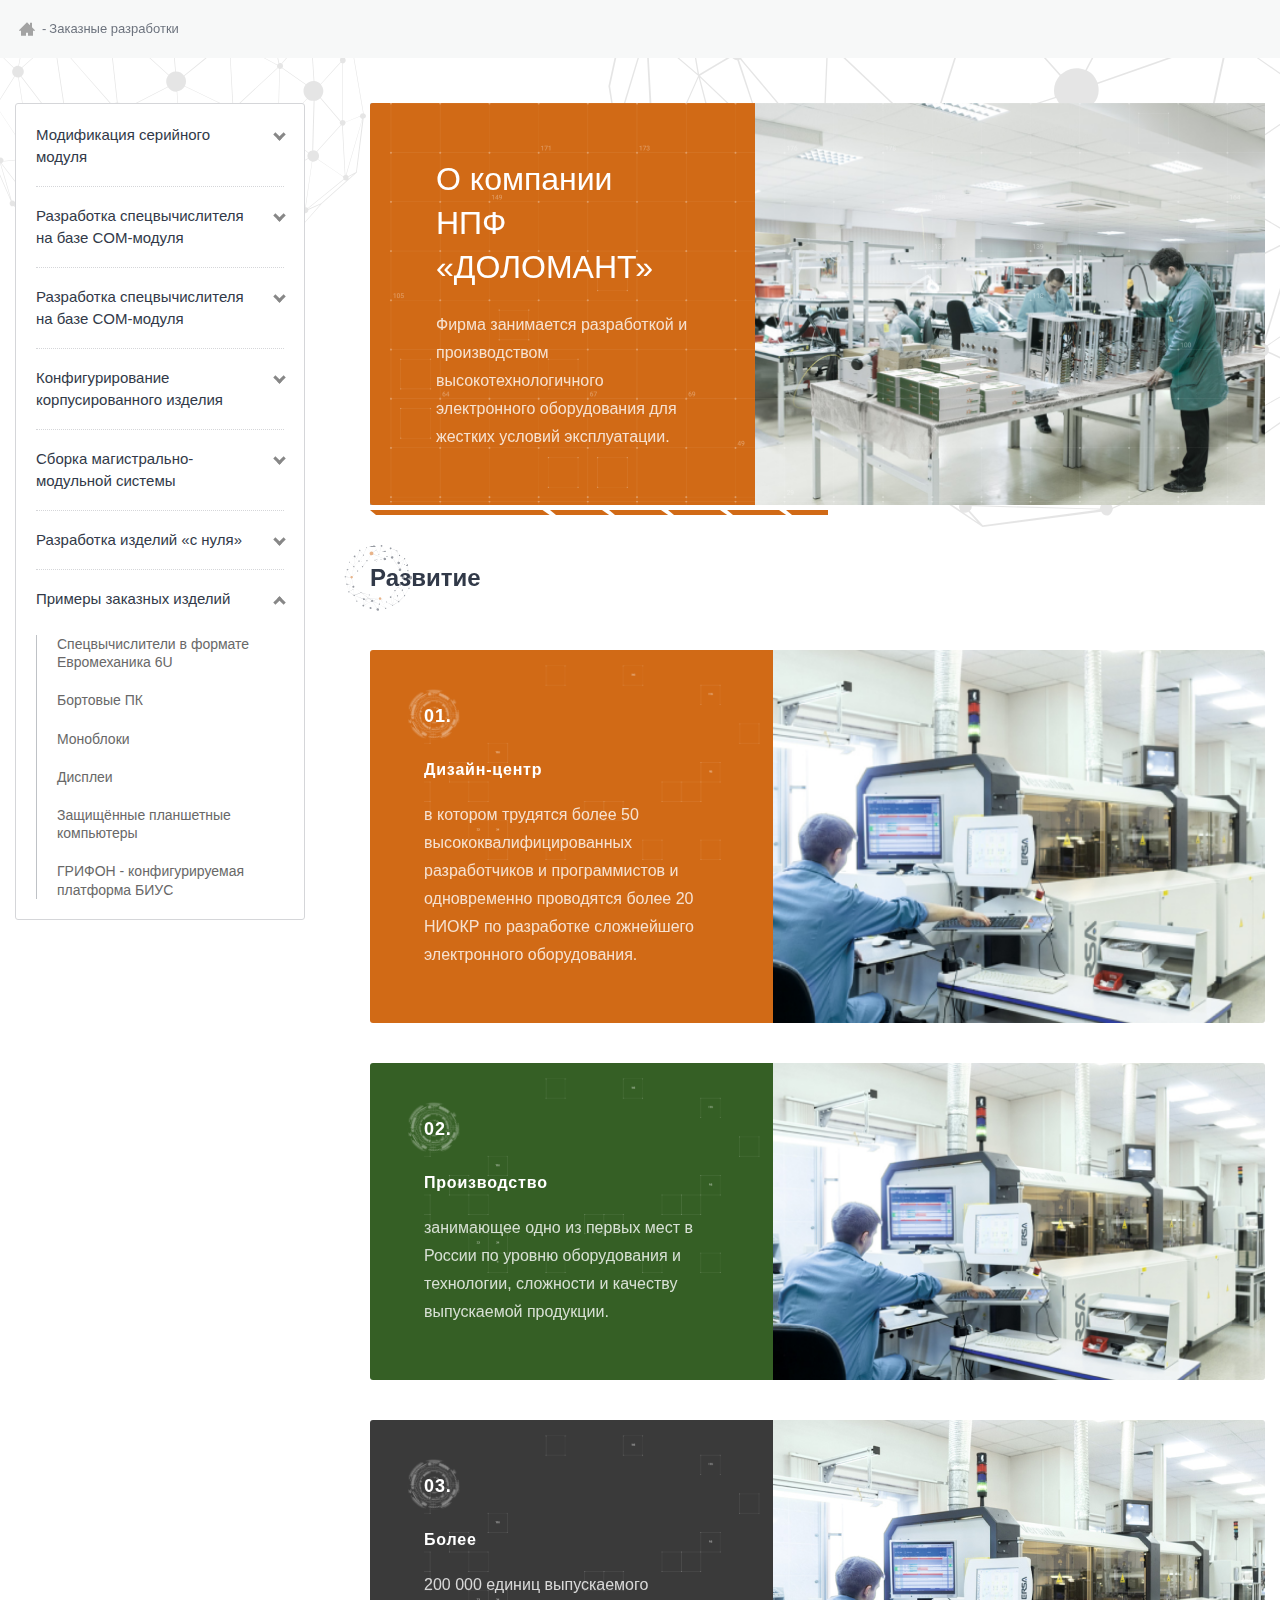
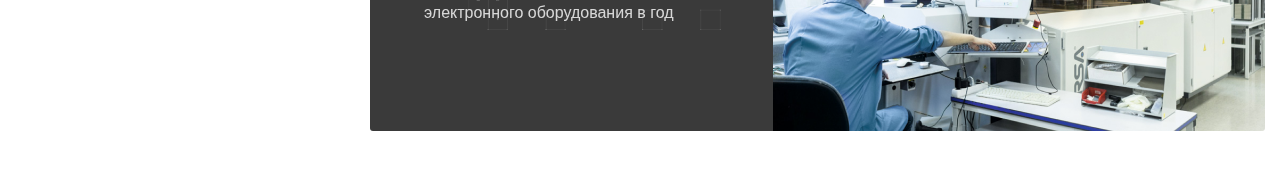
<file: abount.html>
<!DOCTYPE html>
<html lang="ru-RU">
  <head>
    <meta charset="utf-8">
    <title></title><!--[if IE]>
    <meta http-equiv="X-UA-Compatible" content="IE = edge"><![endif]-->
    <meta name="viewport" content="width=device-width,initial-scale=1">
    <meta name="keywords" content="">
    <link rel="stylesheet" type="text/css" href="static/css/main.css"><!--[if lt IE 9]>
    <script src="http://cdnjs.cloudflare.com/ajax/libs/html5shiv/3.7.2/html5shiv.min.js"></script><![endif]-->
  </head>
  <body>
    <div class="wrapper">
      <div class="content">
        <div class="sfera-one"></div>
        <div class="sfera-two"></div>
        <div class="breadCrumbs">
          <div class="container">
            <ul class="breadCrumbs__list">
              <li class="breadCrumbs__list--item"><a class="breadCrumbs__item--linkHome" href="#">
                  <div class="item__linkHome--wrapper"><svg width="16" height="16" viewBox="0 0 16 16" fill="none" xmlns="http://www.w3.org/2000/svg">
<path class="home__icon" d="M16 9.25L13 6.25V1.75H11V4.25L8 1.25L0 9.25V9.75H2V14.75H7V11.75H9V14.75H14V9.75H16V9.25Z" fill="#A3A3A3"/>
</svg>

                  </div></a></li>
              <li class="breadCrumbs__list--item"><a class="breadCrumbs__item--link breadCrumbs__item--linkActive" href="#"><span>-</span>Заказные разработки</a></li>
            </ul>
          </div>
        </div>
        <div class="container">
          <div class="row">
            <div class="col-xl-3 col-lg-3 col-md-3">
              <aside class="auxiliary__menu">
                <nav class="auxiliary__menu--nav">
                  <ul class="auxiliary__list">
                    <li class="auxiliary__list--item">
                      <input class="auxiliary__item--checked" type="checkbox" checked=""><i class="auxiliary__item--arrow"></i><a class="auxiliary__item--title" href="#">Модификация серийного модуля </a>
                      <ul class="auxiliary__listSt2">
                        <li class="auxiliary__listSt2--item"><a class="auxiliary__listSt2--link" href="#">Тестовый текст</a></li>
                        <li class="auxiliary__listSt2--item"><a class="auxiliary__listSt2--link" href="#">Тестовый текст</a></li>
                        <li class="auxiliary__listSt2--item"><a class="auxiliary__listSt2--link" href="#">Тестовый текст</a></li>
                      </ul>
                    </li>
                    <li class="auxiliary__list--item">
                      <input class="auxiliary__item--checked" type="checkbox" checked=""><i class="auxiliary__item--arrow"></i><a class="auxiliary__item--title" href="">Разработка спецвычислителя на базе COM-модуля</a>
                      <ul class="auxiliary__listSt2">
                        <li class="auxiliary__listSt2--item"><a class="auxiliary__listSt2--link" href="#">Тестовый текст</a></li>
                        <li class="auxiliary__listSt2--item"><a class="auxiliary__listSt2--link" href="#">Тестовый текст</a></li>
                        <li class="auxiliary__listSt2--item"><a class="auxiliary__listSt2--link" href="#">Тестовый текст</a></li>
                      </ul>
                    </li>
                    <li class="auxiliary__list--item">
                      <input class="auxiliary__item--checked" type="checkbox" checked=""><i class="auxiliary__item--arrow"></i><a class="auxiliary__item--title" href="">Разработка спецвычислителя на базе COM-модуля</a>
                      <ul class="auxiliary__listSt2">
                        <li class="auxiliary__listSt2--item"><a class="auxiliary__listSt2--link" href="#">Тестовый текст</a></li>
                        <li class="auxiliary__listSt2--item"><a class="auxiliary__listSt2--link" href="#">Тестовый текст</a></li>
                        <li class="auxiliary__listSt2--item"><a class="auxiliary__listSt2--link" href="#">Тестовый текст</a></li>
                      </ul>
                    </li>
                    <li class="auxiliary__list--item">
                      <input class="auxiliary__item--checked" type="checkbox" checked=""><i class="auxiliary__item--arrow"></i><a class="auxiliary__item--title" href="">Конфигурирование корпусированного изделия</a>
                      <ul class="auxiliary__listSt2">
                        <li class="auxiliary__listSt2--item"><a class="auxiliary__listSt2--link" href="#">Тестовый текст</a></li>
                        <li class="auxiliary__listSt2--item"><a class="auxiliary__listSt2--link" href="#">Тестовый текст</a></li>
                        <li class="auxiliary__listSt2--item"><a class="auxiliary__listSt2--link" href="#">Тестовый текст</a></li>
                        <li class="auxiliary__listSt2--item"><a class="auxiliary__listSt2--link" href="#">Тестовый текст</a></li>
                      </ul>
                    </li>
                    <li class="auxiliary__list--item">
                      <input class="auxiliary__item--checked" type="checkbox" checked=""><i class="auxiliary__item--arrow"></i><a class="auxiliary__item--title" href="">Сборка магистрально-модульной системы </a>
                      <ul class="auxiliary__listSt2">
                        <li class="auxiliary__listSt2--item"><a class="auxiliary__listSt2--link" href="#">Тестовый текст</a></li>
                        <li class="auxiliary__listSt2--item"><a class="auxiliary__listSt2--link" href="#">Тестовый текст</a></li>
                        <li class="auxiliary__listSt2--item"><a class="auxiliary__listSt2--link" href="#">Тестовый текст</a></li>
                        <li class="auxiliary__listSt2--item"><a class="auxiliary__listSt2--link" href="#">Тестовый текст</a></li>
                      </ul>
                    </li>
                    <li class="auxiliary__list--item">
                      <input class="auxiliary__item--checked" type="checkbox" checked=""><i class="auxiliary__item--arrow"></i><a class="auxiliary__item--title" href="">Разработка изделий «с нуля» </a>
                      <ul class="auxiliary__listSt2">
                        <li class="auxiliary__listSt2--item"><a class="auxiliary__listSt2--link" href="#">Тестовый текст</a></li>
                        <li class="auxiliary__listSt2--item"><a class="auxiliary__listSt2--link" href="#">Тестовый текст</a></li>
                        <li class="auxiliary__listSt2--item"><a class="auxiliary__listSt2--link" href="#">Тестовый текст</a></li>
                        <li class="auxiliary__listSt2--item"><a class="auxiliary__listSt2--link" href="#">Тестовый текст</a></li>
                      </ul>
                    </li>
                    <li class="auxiliary__list--item">
                      <input class="auxiliary__item--checked" type="checkbox"><i class="auxiliary__item--arrow"></i><a class="auxiliary__item--title" href="sample_custom_products.html">Примеры заказных изделий</a>
                      <ul class="auxiliary__listSt2">
                        <li class="auxiliary__listSt2--item"><a class="auxiliary__listSt2--link" href="Special calculators in Euromechanics 6U format.html">Спецвычислители в формате Евромеханика 6U</a></li>
                        <li class="auxiliary__listSt2--item"><a class="auxiliary__listSt2--link" href="#">Бортовые ПК</a></li>
                        <li class="auxiliary__listSt2--item"><a class="auxiliary__listSt2--link" href="#">Моноблоки</a></li>
                        <li class="auxiliary__listSt2--item"><a class="auxiliary__listSt2--link" href="#">Дисплеи</a></li>
                        <li class="auxiliary__listSt2--item"><a class="auxiliary__listSt2--link" href="">Защищённые планшетные компьютеры</a></li>
                        <li class="auxiliary__listSt2--item"><a class="auxiliary__listSt2--link" href="">ГРИФОН - конфигурируемая платформа БИУС</a></li>
                      </ul>
                    </li>
                  </ul>
                </nav>
              </aside>
            </div>
            <div class="col-xl-9 contant__right">
              <section class="abountDolomant">
                <div class="abountDolomant__info">
                  <div class="abountDolomant__info--title">О компании НПФ «ДОЛОМАНТ»</div>
                  <div class="abountDolomant__info--description">Фирма занимается разработкой и производством высокотехнологичного электронного оборудования для жестких условий эксплуатации.</div>
                </div>
                <div class="abountDolomant__wrapper"><img class="abountDolomant__wrapper--img" src="./static/img/general/img-abount.png" alt=""></div>
              </section>
              <div class="title__internal">Развитие</div>
              <section class="activityOfTheCompany">
                <ul class="activityOfTheCompany__list">
                  <li class="activityOfTheCompany__list--item">
                    <div class="activityOfTheCompany__item--info">
                      <div class="activityOfTheCompany__info--count">01.</div>
                      <div class="activityOfTheCompany__info--text">Дизайн-центр</div>
                      <div class="activityOfTheCompany__info--description">в котором трудятся более 50 высококвалифицированных разработчиков и программистов и одновременно проводятся более 20 НИОКР по разработке сложнейшего электронного оборудования.</div>
                    </div>
                    <div class="activityOfTheCompany__item--wrapper"><img class="activityOfTheCompany__wrapper--img" src="./static/img/general/activytyCompany-img-1.png" alt=""></div>
                  </li>
                  <li class="activityOfTheCompany__list--item">
                    <div class="activityOfTheCompany__item--info info__green"> 
                      <div class="activityOfTheCompany__info--count">02.</div>
                      <div class="activityOfTheCompany__info--text">Производство</div>
                      <div class="activityOfTheCompany__info--description">занимающее одно из первых мест в России по уровню оборудования и технологии, сложности и качеству выпускаемой продукции.</div>
                    </div>
                    <div class="activityOfTheCompany__item--wrapper"><img class="activityOfTheCompany__wrapper--img" src="./static/img/general/activytyCompany-img-1.png" alt=""></div>
                  </li>
                  <li class="activityOfTheCompany__list--item">
                    <div class="activityOfTheCompany__item--info info__black">
                      <div class="activityOfTheCompany__info--count">03.</div>
                      <div class="activityOfTheCompany__info--text">Более</div>
                      <div class="activityOfTheCompany__info--description">200 000 единиц выпускаемого электронного оборудования в год</div>
                    </div>
                    <div class="activityOfTheCompany__item--wrapper"><img class="activityOfTheCompany__wrapper--img" src="./static/img/general/activytyCompany-img-1.png" alt=""></div>
                  </li>
                </ul>
              </section>
            </div>
          </div>
        </div>
      </div>
    </div>
    <script src="static/js/jquery.js"></script>
    <script src="static/js/owl.carousel.min.js"></script>
    <script src="static/js/jquery.fancybox.min.js"></script>
    <script src="static/js/libs.min.js"></script>
    <script src="static/js/main.js"></script>
  </body>
</html>
</file>
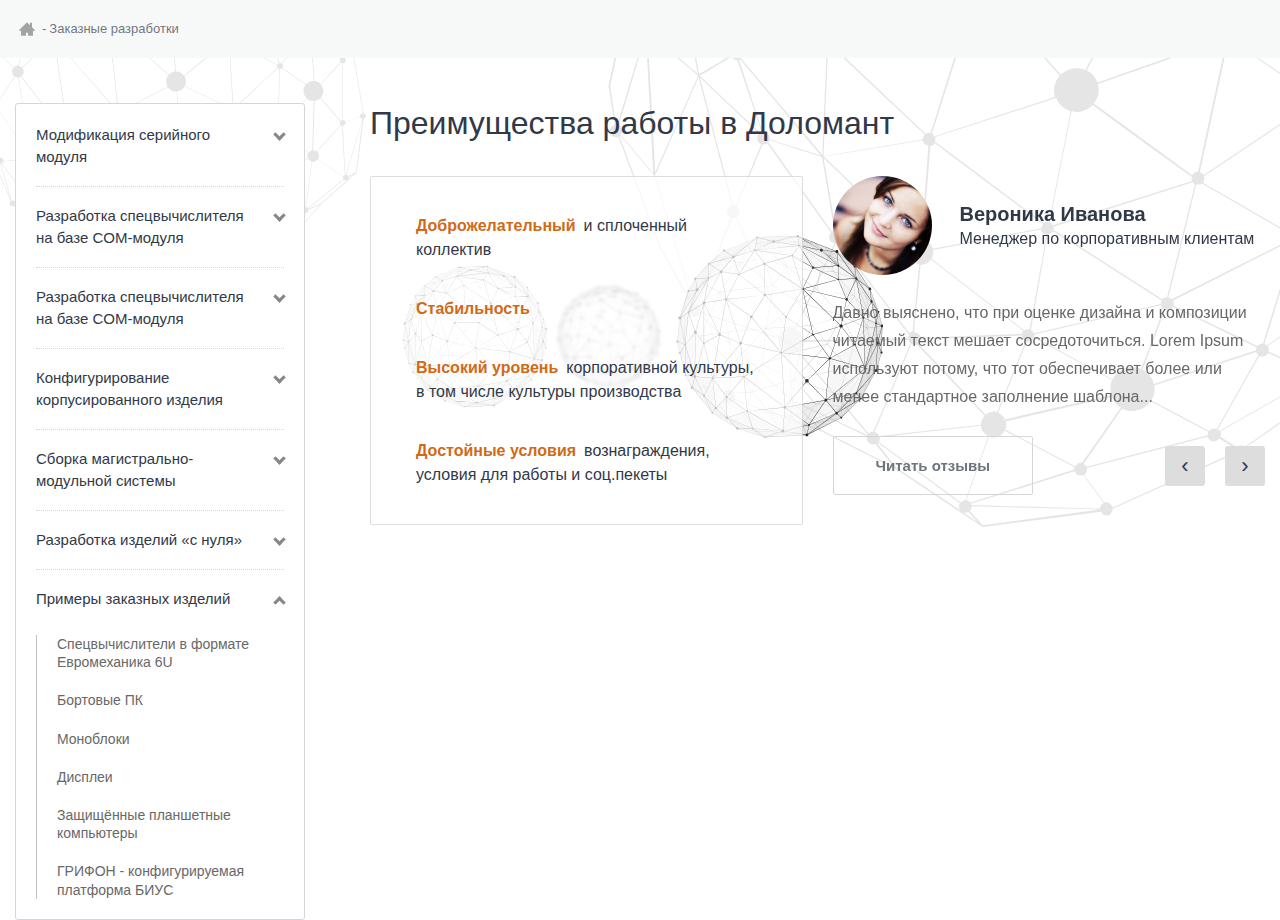
<file: advantages of working in Dolomant.html>
<!DOCTYPE html>
<html lang="ru-RU">
  <head>
    <meta charset="utf-8">
    <title></title><!--[if IE]>
    <meta http-equiv="X-UA-Compatible" content="IE = edge"><![endif]-->
    <meta name="viewport" content="width=device-width,initial-scale=1">
    <meta name="keywords" content="">
    <link rel="stylesheet" type="text/css" href="static/css/main.css"><!--[if lt IE 9]>
    <script src="http://cdnjs.cloudflare.com/ajax/libs/html5shiv/3.7.2/html5shiv.min.js"></script><![endif]-->
  </head>
  <body>
    <div class="wrapper">
      <div class="content">
        <div class="sfera-one"></div>
        <div class="sfera-two"></div>
        <div class="breadCrumbs">
          <div class="container">
            <ul class="breadCrumbs__list">
              <li class="breadCrumbs__list--item"><a class="breadCrumbs__item--linkHome" href="#">
                  <div class="item__linkHome--wrapper"><svg width="16" height="16" viewBox="0 0 16 16" fill="none" xmlns="http://www.w3.org/2000/svg">
<path class="home__icon" d="M16 9.25L13 6.25V1.75H11V4.25L8 1.25L0 9.25V9.75H2V14.75H7V11.75H9V14.75H14V9.75H16V9.25Z" fill="#A3A3A3"/>
</svg>

                  </div></a></li>
              <li class="breadCrumbs__list--item"><a class="breadCrumbs__item--link breadCrumbs__item--linkActive" href="#"><span>-</span>Заказные разработки</a></li>
            </ul>
          </div>
        </div>
        <div class="container">
          <div class="row">
            <div class="col-xl-3 col-lg-3 col-md-3">
              <aside class="auxiliary__menu">
                <nav class="auxiliary__menu--nav">
                  <ul class="auxiliary__list">
                    <li class="auxiliary__list--item">
                      <input class="auxiliary__item--checked" type="checkbox" checked=""><i class="auxiliary__item--arrow"></i><a class="auxiliary__item--title" href="#">Модификация серийного модуля </a>
                      <ul class="auxiliary__listSt2">
                        <li class="auxiliary__listSt2--item"><a class="auxiliary__listSt2--link" href="#">Тестовый текст</a></li>
                        <li class="auxiliary__listSt2--item"><a class="auxiliary__listSt2--link" href="#">Тестовый текст</a></li>
                        <li class="auxiliary__listSt2--item"><a class="auxiliary__listSt2--link" href="#">Тестовый текст</a></li>
                      </ul>
                    </li>
                    <li class="auxiliary__list--item">
                      <input class="auxiliary__item--checked" type="checkbox" checked=""><i class="auxiliary__item--arrow"></i><a class="auxiliary__item--title" href="">Разработка спецвычислителя на базе COM-модуля</a>
                      <ul class="auxiliary__listSt2">
                        <li class="auxiliary__listSt2--item"><a class="auxiliary__listSt2--link" href="#">Тестовый текст</a></li>
                        <li class="auxiliary__listSt2--item"><a class="auxiliary__listSt2--link" href="#">Тестовый текст</a></li>
                        <li class="auxiliary__listSt2--item"><a class="auxiliary__listSt2--link" href="#">Тестовый текст</a></li>
                      </ul>
                    </li>
                    <li class="auxiliary__list--item">
                      <input class="auxiliary__item--checked" type="checkbox" checked=""><i class="auxiliary__item--arrow"></i><a class="auxiliary__item--title" href="">Разработка спецвычислителя на базе COM-модуля</a>
                      <ul class="auxiliary__listSt2">
                        <li class="auxiliary__listSt2--item"><a class="auxiliary__listSt2--link" href="#">Тестовый текст</a></li>
                        <li class="auxiliary__listSt2--item"><a class="auxiliary__listSt2--link" href="#">Тестовый текст</a></li>
                        <li class="auxiliary__listSt2--item"><a class="auxiliary__listSt2--link" href="#">Тестовый текст</a></li>
                      </ul>
                    </li>
                    <li class="auxiliary__list--item">
                      <input class="auxiliary__item--checked" type="checkbox" checked=""><i class="auxiliary__item--arrow"></i><a class="auxiliary__item--title" href="">Конфигурирование корпусированного изделия</a>
                      <ul class="auxiliary__listSt2">
                        <li class="auxiliary__listSt2--item"><a class="auxiliary__listSt2--link" href="#">Тестовый текст</a></li>
                        <li class="auxiliary__listSt2--item"><a class="auxiliary__listSt2--link" href="#">Тестовый текст</a></li>
                        <li class="auxiliary__listSt2--item"><a class="auxiliary__listSt2--link" href="#">Тестовый текст</a></li>
                        <li class="auxiliary__listSt2--item"><a class="auxiliary__listSt2--link" href="#">Тестовый текст</a></li>
                      </ul>
                    </li>
                    <li class="auxiliary__list--item">
                      <input class="auxiliary__item--checked" type="checkbox" checked=""><i class="auxiliary__item--arrow"></i><a class="auxiliary__item--title" href="">Сборка магистрально-модульной системы </a>
                      <ul class="auxiliary__listSt2">
                        <li class="auxiliary__listSt2--item"><a class="auxiliary__listSt2--link" href="#">Тестовый текст</a></li>
                        <li class="auxiliary__listSt2--item"><a class="auxiliary__listSt2--link" href="#">Тестовый текст</a></li>
                        <li class="auxiliary__listSt2--item"><a class="auxiliary__listSt2--link" href="#">Тестовый текст</a></li>
                        <li class="auxiliary__listSt2--item"><a class="auxiliary__listSt2--link" href="#">Тестовый текст</a></li>
                      </ul>
                    </li>
                    <li class="auxiliary__list--item">
                      <input class="auxiliary__item--checked" type="checkbox" checked=""><i class="auxiliary__item--arrow"></i><a class="auxiliary__item--title" href="">Разработка изделий «с нуля» </a>
                      <ul class="auxiliary__listSt2">
                        <li class="auxiliary__listSt2--item"><a class="auxiliary__listSt2--link" href="#">Тестовый текст</a></li>
                        <li class="auxiliary__listSt2--item"><a class="auxiliary__listSt2--link" href="#">Тестовый текст</a></li>
                        <li class="auxiliary__listSt2--item"><a class="auxiliary__listSt2--link" href="#">Тестовый текст</a></li>
                        <li class="auxiliary__listSt2--item"><a class="auxiliary__listSt2--link" href="#">Тестовый текст</a></li>
                      </ul>
                    </li>
                    <li class="auxiliary__list--item">
                      <input class="auxiliary__item--checked" type="checkbox"><i class="auxiliary__item--arrow"></i><a class="auxiliary__item--title" href="sample_custom_products.html">Примеры заказных изделий</a>
                      <ul class="auxiliary__listSt2">
                        <li class="auxiliary__listSt2--item"><a class="auxiliary__listSt2--link" href="Special calculators in Euromechanics 6U format.html">Спецвычислители в формате Евромеханика 6U</a></li>
                        <li class="auxiliary__listSt2--item"><a class="auxiliary__listSt2--link" href="#">Бортовые ПК</a></li>
                        <li class="auxiliary__listSt2--item"><a class="auxiliary__listSt2--link" href="#">Моноблоки</a></li>
                        <li class="auxiliary__listSt2--item"><a class="auxiliary__listSt2--link" href="#">Дисплеи</a></li>
                        <li class="auxiliary__listSt2--item"><a class="auxiliary__listSt2--link" href="">Защищённые планшетные компьютеры</a></li>
                        <li class="auxiliary__listSt2--item"><a class="auxiliary__listSt2--link" href="">ГРИФОН - конфигурируемая платформа БИУС</a></li>
                      </ul>
                    </li>
                  </ul>
                </nav>
              </aside>
            </div>
            <div class="col-xl-9 contant__right">
              <h1 class="contant__right--title">Преимущества работы в Доломант</h1>
              <section class="workInDolomant">
                <div class="row">
                  <div class="col-xl-6">
                    <div class="workInDolomantKeySkills">
                      <div class="workInDolomantKeySkills__sfera"></div>
                      <div class="workInDolomantKeySkills__sfera2"></div>
                      <div class="workInDolomantKeySkills__sfera3"></div>
                      <ul class="workInDolomantKeySkills__list">
                        <li class="workInDolomantKeySkills__list--item">Доброжелательный<span>и сплоченный коллектив</span></li>
                        <li class="workInDolomantKeySkills__list--item">Стабильность</li>
                        <li class="workInDolomantKeySkills__list--item">Высокий уровень<span>корпоративной культуры, в том числе культуры производства</span></li>
                        <li class="workInDolomantKeySkills__list--item">Достойные условия<span>вознаграждения, условия для работы и соц.пекеты</span></li>
                      </ul>
                    </div>
                  </div>
                  <div class="col-xl-6">
                    <div class="sliderReviews owl-carousel owl-theme" id="reviews">
                      <div class="workInDolomant__reviews__item">
                        <div class="workInDolomant__reviews--info">
                          <div class="workInDolomant__info--header">
                            <div class="workInDolomant__info--wrapper"><img class="workInDolomant__wrapper--img" src="./static/img/general/veronica.png" alt=""></div>
                            <div class="workInDolomant__info--description">
                              <div class="workInDolomant__description--name">Вероника Иванова</div>
                              <div class="workInDolomant__description--position">Менеджер по корпоративным клиентам</div>
                            </div>
                          </div>
                          <div class="workInDolomant__info--text">
                            <p class="text-p">Давно выяснено, что при оценке дизайна и композиции читаемый текст мешает сосредоточиться. Lorem Ipsum используют потому, что тот обеспечивает более или менее стандартное заполнение шаблона...</p>
                          </div><a class="workInDolomant__info--button" href="">Читать отзывы</a>
                        </div>
                      </div>
                      <div class="workInDolomant__reviews__item">
                        <div class="workInDolomant__reviews--info">
                          <div class="workInDolomant__info--header">
                            <div class="workInDolomant__info--wrapper"><img class="workInDolomant__wrapper--img" src="./static/img/general/veronica.png" alt=""></div>
                            <div class="workInDolomant__info--description">
                              <div class="workInDolomant__description--name">Вероника Иванова</div>
                              <div class="workInDolomant__description--position">Менеджер по корпоративным клиентам</div>
                            </div>
                          </div>
                          <div class="workInDolomant__info--text">
                            <p class="text-p">Давно выяснено, что при оценке дизайна и композиции читаемый текст мешает сосредоточиться. Lorem Ipsum используют потому, что тот обеспечивает более или менее стандартное заполнение шаблона...</p>
                          </div><a class="workInDolomant__info--button" href="">Читать отзывы</a>
                        </div>
                      </div>
                      <div class="workInDolomant__reviews__item">
                        <div class="workInDolomant__reviews--info">
                          <div class="workInDolomant__info--header">
                            <div class="workInDolomant__info--wrapper"><img class="workInDolomant__wrapper--img" src="./static/img/general/veronica.png" alt=""></div>
                            <div class="workInDolomant__info--description">
                              <div class="workInDolomant__description--name">Вероника Иванова</div>
                              <div class="workInDolomant__description--position">Менеджер по корпоративным клиентам</div>
                            </div>
                          </div>
                          <div class="workInDolomant__info--text">
                            <p class="text-p">Давно выяснено, что при оценке дизайна и композиции читаемый текст мешает сосредоточиться. Lorem Ipsum используют потому, что тот обеспечивает более или менее стандартное заполнение шаблона...</p>
                          </div><a class="workInDolomant__info--button" href="">Читать отзывы</a>
                        </div>
                      </div>
                    </div>
                  </div>
                </div>
              </section>
            </div>
          </div>
        </div>
      </div>
    </div>
    <script src="static/js/jquery.js"></script>
    <script src="static/js/owl.carousel.min.js"></script>
    <script src="static/js/jquery.fancybox.min.js"></script>
    <script src="static/js/libs.min.js"></script>
    <script src="static/js/main.js"></script>
  </body>
</html>
</file>
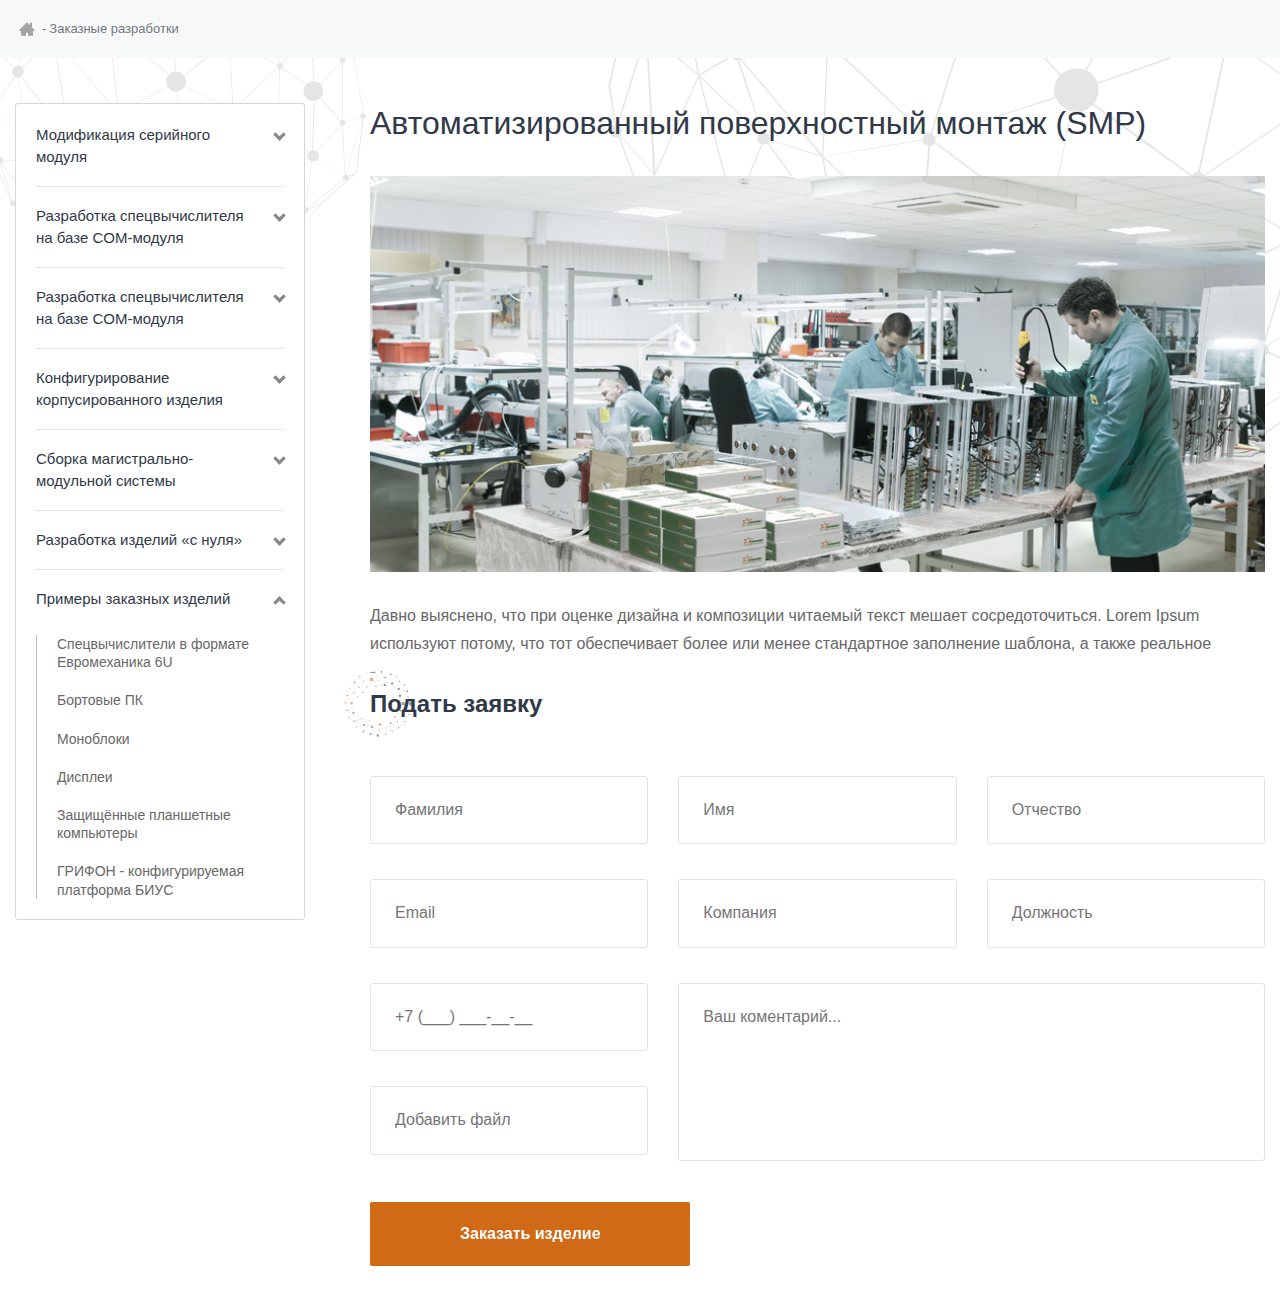
<file: Automated Surface Mount (SMP).html>
<!DOCTYPE html>
<html lang="ru-RU">
  <head>
    <meta charset="utf-8">
    <title></title><!--[if IE]>
    <meta http-equiv="X-UA-Compatible" content="IE = edge"><![endif]-->
    <meta name="viewport" content="width=device-width,initial-scale=1">
    <meta name="keywords" content="">
    <link rel="stylesheet" type="text/css" href="static/css/main.css"><!--[if lt IE 9]>
    <script src="http://cdnjs.cloudflare.com/ajax/libs/html5shiv/3.7.2/html5shiv.min.js"></script><![endif]-->
  </head>
  <body>
    <div class="wrapper">
      <div class="content">
        <div class="sfera-one"></div>
        <div class="sfera-two"></div>
        <div class="breadCrumbs">
          <div class="container">
            <ul class="breadCrumbs__list">
              <li class="breadCrumbs__list--item"><a class="breadCrumbs__item--linkHome" href="#">
                  <div class="item__linkHome--wrapper"><svg width="16" height="16" viewBox="0 0 16 16" fill="none" xmlns="http://www.w3.org/2000/svg">
<path class="home__icon" d="M16 9.25L13 6.25V1.75H11V4.25L8 1.25L0 9.25V9.75H2V14.75H7V11.75H9V14.75H14V9.75H16V9.25Z" fill="#A3A3A3"/>
</svg>

                  </div></a></li>
              <li class="breadCrumbs__list--item"><a class="breadCrumbs__item--link breadCrumbs__item--linkActive" href="#"><span>-</span>Заказные разработки</a></li>
            </ul>
          </div>
        </div>
        <div class="container">
          <div class="row">
            <div class="col-xl-3 col-lg-3 col-md-3">
              <aside class="auxiliary__menu">
                <nav class="auxiliary__menu--nav">
                  <ul class="auxiliary__list">
                    <li class="auxiliary__list--item">
                      <input class="auxiliary__item--checked" type="checkbox" checked=""><i class="auxiliary__item--arrow"></i><a class="auxiliary__item--title" href="#">Модификация серийного модуля </a>
                      <ul class="auxiliary__listSt2">
                        <li class="auxiliary__listSt2--item"><a class="auxiliary__listSt2--link" href="#">Тестовый текст</a></li>
                        <li class="auxiliary__listSt2--item"><a class="auxiliary__listSt2--link" href="#">Тестовый текст</a></li>
                        <li class="auxiliary__listSt2--item"><a class="auxiliary__listSt2--link" href="#">Тестовый текст</a></li>
                      </ul>
                    </li>
                    <li class="auxiliary__list--item">
                      <input class="auxiliary__item--checked" type="checkbox" checked=""><i class="auxiliary__item--arrow"></i><a class="auxiliary__item--title" href="">Разработка спецвычислителя на базе COM-модуля</a>
                      <ul class="auxiliary__listSt2">
                        <li class="auxiliary__listSt2--item"><a class="auxiliary__listSt2--link" href="#">Тестовый текст</a></li>
                        <li class="auxiliary__listSt2--item"><a class="auxiliary__listSt2--link" href="#">Тестовый текст</a></li>
                        <li class="auxiliary__listSt2--item"><a class="auxiliary__listSt2--link" href="#">Тестовый текст</a></li>
                      </ul>
                    </li>
                    <li class="auxiliary__list--item">
                      <input class="auxiliary__item--checked" type="checkbox" checked=""><i class="auxiliary__item--arrow"></i><a class="auxiliary__item--title" href="">Разработка спецвычислителя на базе COM-модуля</a>
                      <ul class="auxiliary__listSt2">
                        <li class="auxiliary__listSt2--item"><a class="auxiliary__listSt2--link" href="#">Тестовый текст</a></li>
                        <li class="auxiliary__listSt2--item"><a class="auxiliary__listSt2--link" href="#">Тестовый текст</a></li>
                        <li class="auxiliary__listSt2--item"><a class="auxiliary__listSt2--link" href="#">Тестовый текст</a></li>
                      </ul>
                    </li>
                    <li class="auxiliary__list--item">
                      <input class="auxiliary__item--checked" type="checkbox" checked=""><i class="auxiliary__item--arrow"></i><a class="auxiliary__item--title" href="">Конфигурирование корпусированного изделия</a>
                      <ul class="auxiliary__listSt2">
                        <li class="auxiliary__listSt2--item"><a class="auxiliary__listSt2--link" href="#">Тестовый текст</a></li>
                        <li class="auxiliary__listSt2--item"><a class="auxiliary__listSt2--link" href="#">Тестовый текст</a></li>
                        <li class="auxiliary__listSt2--item"><a class="auxiliary__listSt2--link" href="#">Тестовый текст</a></li>
                        <li class="auxiliary__listSt2--item"><a class="auxiliary__listSt2--link" href="#">Тестовый текст</a></li>
                      </ul>
                    </li>
                    <li class="auxiliary__list--item">
                      <input class="auxiliary__item--checked" type="checkbox" checked=""><i class="auxiliary__item--arrow"></i><a class="auxiliary__item--title" href="">Сборка магистрально-модульной системы </a>
                      <ul class="auxiliary__listSt2">
                        <li class="auxiliary__listSt2--item"><a class="auxiliary__listSt2--link" href="#">Тестовый текст</a></li>
                        <li class="auxiliary__listSt2--item"><a class="auxiliary__listSt2--link" href="#">Тестовый текст</a></li>
                        <li class="auxiliary__listSt2--item"><a class="auxiliary__listSt2--link" href="#">Тестовый текст</a></li>
                        <li class="auxiliary__listSt2--item"><a class="auxiliary__listSt2--link" href="#">Тестовый текст</a></li>
                      </ul>
                    </li>
                    <li class="auxiliary__list--item">
                      <input class="auxiliary__item--checked" type="checkbox" checked=""><i class="auxiliary__item--arrow"></i><a class="auxiliary__item--title" href="">Разработка изделий «с нуля» </a>
                      <ul class="auxiliary__listSt2">
                        <li class="auxiliary__listSt2--item"><a class="auxiliary__listSt2--link" href="#">Тестовый текст</a></li>
                        <li class="auxiliary__listSt2--item"><a class="auxiliary__listSt2--link" href="#">Тестовый текст</a></li>
                        <li class="auxiliary__listSt2--item"><a class="auxiliary__listSt2--link" href="#">Тестовый текст</a></li>
                        <li class="auxiliary__listSt2--item"><a class="auxiliary__listSt2--link" href="#">Тестовый текст</a></li>
                      </ul>
                    </li>
                    <li class="auxiliary__list--item">
                      <input class="auxiliary__item--checked" type="checkbox"><i class="auxiliary__item--arrow"></i><a class="auxiliary__item--title" href="sample_custom_products.html">Примеры заказных изделий</a>
                      <ul class="auxiliary__listSt2">
                        <li class="auxiliary__listSt2--item"><a class="auxiliary__listSt2--link" href="Special calculators in Euromechanics 6U format.html">Спецвычислители в формате Евромеханика 6U</a></li>
                        <li class="auxiliary__listSt2--item"><a class="auxiliary__listSt2--link" href="#">Бортовые ПК</a></li>
                        <li class="auxiliary__listSt2--item"><a class="auxiliary__listSt2--link" href="#">Моноблоки</a></li>
                        <li class="auxiliary__listSt2--item"><a class="auxiliary__listSt2--link" href="#">Дисплеи</a></li>
                        <li class="auxiliary__listSt2--item"><a class="auxiliary__listSt2--link" href="">Защищённые планшетные компьютеры</a></li>
                        <li class="auxiliary__listSt2--item"><a class="auxiliary__listSt2--link" href="">ГРИФОН - конфигурируемая платформа БИУС</a></li>
                      </ul>
                    </li>
                  </ul>
                </nav>
              </aside>
            </div>
            <div class="col-xl-9 contant__right">
              <h1 class="contant__right--title">Автоматизированный поверхностный монтаж (SMP)</h1>
              <div class="automatedSurfaceMount__wrapper"><img class="automatedSurfaceMount__wrapper--img" src="./static/img/general/automatedSurfaceMount-img-1.png" alt=""></div>
              <p class="text-p">Давно выяснено, что при оценке дизайна и композиции читаемый текст мешает сосредоточиться. Lorem Ipsum используют потому, что тот обеспечивает более или менее стандартное заполнение шаблона, а также реальное </p>
              <div class="title__internal">Подать заявку</div>
              <section class="form__apply">
                <form class="form form-field" action="" id="form">
                  <div class="row">
                    <div class="col-xl-4">
                      <div class="form-field">
                        <input class="focus form__apply--input" required="" type="surname" name="surname" placeholder="Фамилия" id="surname">
                        <label class="form__apply--label" for="surname">Фамилия</label>
                        <div class="hint-text surname"></div>
                      </div>
                    </div>
                    <div class="col-xl-4">
                      <div class="form-field">
                        <input class="focus form__apply--input" required="" type="name" name="name" placeholder="Имя" id="name">
                        <label class="form__apply--label" for="name">Имя</label>
                        <div class="hint-text name"></div>
                      </div>
                    </div>
                    <div class="col-xl-4">
                      <div class="form-field">
                        <input class="focus form__apply--input" required="" type="middle__name" name="middle__name" placeholder="Отчество" id="middle__name">
                        <label class="form__apply--label" for="middle__name">Отчество</label>
                        <div class="hint-text middle__name"></div>
                      </div>
                    </div>
                    <div class="col-xl-4">
                      <div class="form-field">
                        <input class="focus form__apply--input" required="" type="email" name="email" placeholder="Email" id="email">
                        <label class="form__apply--label" for="email">Email</label>
                        <div class="hint-text email"></div>
                      </div>
                    </div>
                    <div class="col-xl-4">
                      <div class="form-field">
                        <input class="focus form__apply--input" required="" type="company" name="company" placeholder="Компания" id="company">
                        <label class="form__apply--label" for="company">Компания</label>
                        <div class="hint-text name"></div>
                      </div>
                    </div>
                    <div class="col-xl-4">
                      <div class="form-field">
                        <input class="focus form__apply--input" required="" type="position" name="position" placeholder="Должность" id="position">
                        <label class="form__apply--label" for="position">Должность</label>
                        <div class="hint-text middle__name"></div>
                      </div>
                    </div>
                    <div class="col-xl-4">
                      <div class="form-field">
                        <input class="focus form__apply--input" required="" type="tel" name="tel" placeholder="+7 (___) ___-__-__" id="tel">
                        <label class="form__apply--label" for="position">Телефон</label>
                        <div class="hint-text middle__name"></div>
                      </div>
                      <div class="form-field">
                        <input class="focus form__apply--input" required="" type="tel" name="tel" placeholder="Добавить файл" id="tel">
                        <label class="form__apply--label" for="position">Добавить файл</label>
                        <div class="hint-text middle__name"></div>
                      </div>
                    </div>
                    <div class="col-xl-8">
                      <div class="form-field">
                        <textarea class="form__apply--input" id="text" name="text" cols="30" rows="7" placeholder="Ваш коментарий..."></textarea>
                        <label class="form__apply--label" for="text">Ваш коментарий</label>
                        <div class="hint-text text"></div>
                      </div>
                    </div>
                    <div class="col-xl-4">
                      <button class="btn btn-reverse btn-arrow form__apply--button"><span>Заказать изделие<img class="apply__button--icon" src="./static/img/general/arrow__button.svg" alt=""></span></button>
                    </div>
                  </div>
                </form>
              </section>
            </div>
          </div>
        </div>
      </div>
    </div>
    <script src="static/js/jquery.js"></script>
    <script src="static/js/owl.carousel.min.js"></script>
    <script src="static/js/jquery.fancybox.min.js"></script>
    <script src="static/js/libs.min.js"></script>
    <script src="static/js/main.js"></script>
  </body>
</html>
</file>
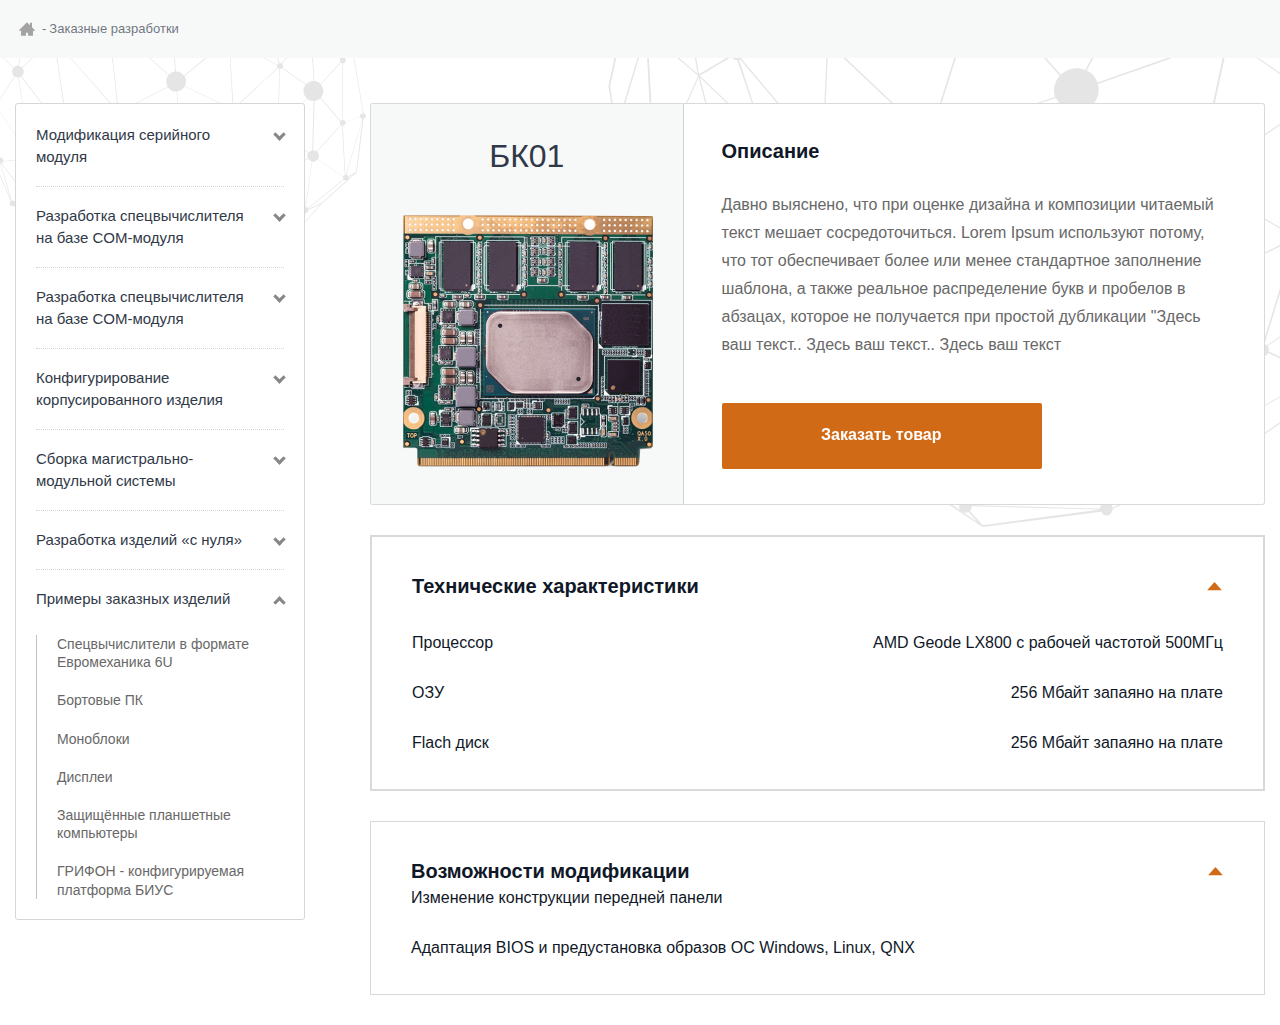
<file: BK01.html>
<!DOCTYPE html>
<html lang="ru-RU">
  <head>
    <meta charset="utf-8">
    <title></title><!--[if IE]>
    <meta http-equiv="X-UA-Compatible" content="IE = edge"><![endif]-->
    <meta name="viewport" content="width=device-width,initial-scale=1">
    <meta name="keywords" content="">
    <link rel="stylesheet" type="text/css" href="static/css/main.css"><!--[if lt IE 9]>
    <script src="http://cdnjs.cloudflare.com/ajax/libs/html5shiv/3.7.2/html5shiv.min.js"></script><![endif]-->
  </head>
  <body>
    <div class="wrapper">
      <div class="content">
        <div class="sfera-one"></div>
        <div class="sfera-two"></div>
        <div class="breadCrumbs">
          <div class="container">
            <ul class="breadCrumbs__list">
              <li class="breadCrumbs__list--item"><a class="breadCrumbs__item--linkHome" href="#">
                  <div class="item__linkHome--wrapper"><svg width="16" height="16" viewBox="0 0 16 16" fill="none" xmlns="http://www.w3.org/2000/svg">
<path class="home__icon" d="M16 9.25L13 6.25V1.75H11V4.25L8 1.25L0 9.25V9.75H2V14.75H7V11.75H9V14.75H14V9.75H16V9.25Z" fill="#A3A3A3"/>
</svg>

                  </div></a></li>
              <li class="breadCrumbs__list--item"><a class="breadCrumbs__item--link breadCrumbs__item--linkActive" href="#"><span>-</span>Заказные разработки</a></li>
            </ul>
          </div>
        </div>
        <div class="container">
          <div class="row">
            <div class="col-xl-3 col-lg-3 col-md-3">
              <aside class="auxiliary__menu">
                <nav class="auxiliary__menu--nav">
                  <ul class="auxiliary__list">
                    <li class="auxiliary__list--item">
                      <input class="auxiliary__item--checked" type="checkbox" checked=""><i class="auxiliary__item--arrow"></i><a class="auxiliary__item--title" href="#">Модификация серийного модуля </a>
                      <ul class="auxiliary__listSt2">
                        <li class="auxiliary__listSt2--item"><a class="auxiliary__listSt2--link" href="#">Тестовый текст</a></li>
                        <li class="auxiliary__listSt2--item"><a class="auxiliary__listSt2--link" href="#">Тестовый текст</a></li>
                        <li class="auxiliary__listSt2--item"><a class="auxiliary__listSt2--link" href="#">Тестовый текст</a></li>
                      </ul>
                    </li>
                    <li class="auxiliary__list--item">
                      <input class="auxiliary__item--checked" type="checkbox" checked=""><i class="auxiliary__item--arrow"></i><a class="auxiliary__item--title" href="">Разработка спецвычислителя на базе COM-модуля</a>
                      <ul class="auxiliary__listSt2">
                        <li class="auxiliary__listSt2--item"><a class="auxiliary__listSt2--link" href="#">Тестовый текст</a></li>
                        <li class="auxiliary__listSt2--item"><a class="auxiliary__listSt2--link" href="#">Тестовый текст</a></li>
                        <li class="auxiliary__listSt2--item"><a class="auxiliary__listSt2--link" href="#">Тестовый текст</a></li>
                      </ul>
                    </li>
                    <li class="auxiliary__list--item">
                      <input class="auxiliary__item--checked" type="checkbox" checked=""><i class="auxiliary__item--arrow"></i><a class="auxiliary__item--title" href="">Разработка спецвычислителя на базе COM-модуля</a>
                      <ul class="auxiliary__listSt2">
                        <li class="auxiliary__listSt2--item"><a class="auxiliary__listSt2--link" href="#">Тестовый текст</a></li>
                        <li class="auxiliary__listSt2--item"><a class="auxiliary__listSt2--link" href="#">Тестовый текст</a></li>
                        <li class="auxiliary__listSt2--item"><a class="auxiliary__listSt2--link" href="#">Тестовый текст</a></li>
                      </ul>
                    </li>
                    <li class="auxiliary__list--item">
                      <input class="auxiliary__item--checked" type="checkbox" checked=""><i class="auxiliary__item--arrow"></i><a class="auxiliary__item--title" href="">Конфигурирование корпусированного изделия</a>
                      <ul class="auxiliary__listSt2">
                        <li class="auxiliary__listSt2--item"><a class="auxiliary__listSt2--link" href="#">Тестовый текст</a></li>
                        <li class="auxiliary__listSt2--item"><a class="auxiliary__listSt2--link" href="#">Тестовый текст</a></li>
                        <li class="auxiliary__listSt2--item"><a class="auxiliary__listSt2--link" href="#">Тестовый текст</a></li>
                        <li class="auxiliary__listSt2--item"><a class="auxiliary__listSt2--link" href="#">Тестовый текст</a></li>
                      </ul>
                    </li>
                    <li class="auxiliary__list--item">
                      <input class="auxiliary__item--checked" type="checkbox" checked=""><i class="auxiliary__item--arrow"></i><a class="auxiliary__item--title" href="">Сборка магистрально-модульной системы </a>
                      <ul class="auxiliary__listSt2">
                        <li class="auxiliary__listSt2--item"><a class="auxiliary__listSt2--link" href="#">Тестовый текст</a></li>
                        <li class="auxiliary__listSt2--item"><a class="auxiliary__listSt2--link" href="#">Тестовый текст</a></li>
                        <li class="auxiliary__listSt2--item"><a class="auxiliary__listSt2--link" href="#">Тестовый текст</a></li>
                        <li class="auxiliary__listSt2--item"><a class="auxiliary__listSt2--link" href="#">Тестовый текст</a></li>
                      </ul>
                    </li>
                    <li class="auxiliary__list--item">
                      <input class="auxiliary__item--checked" type="checkbox" checked=""><i class="auxiliary__item--arrow"></i><a class="auxiliary__item--title" href="">Разработка изделий «с нуля» </a>
                      <ul class="auxiliary__listSt2">
                        <li class="auxiliary__listSt2--item"><a class="auxiliary__listSt2--link" href="#">Тестовый текст</a></li>
                        <li class="auxiliary__listSt2--item"><a class="auxiliary__listSt2--link" href="#">Тестовый текст</a></li>
                        <li class="auxiliary__listSt2--item"><a class="auxiliary__listSt2--link" href="#">Тестовый текст</a></li>
                        <li class="auxiliary__listSt2--item"><a class="auxiliary__listSt2--link" href="#">Тестовый текст</a></li>
                      </ul>
                    </li>
                    <li class="auxiliary__list--item">
                      <input class="auxiliary__item--checked" type="checkbox"><i class="auxiliary__item--arrow"></i><a class="auxiliary__item--title" href="sample_custom_products.html">Примеры заказных изделий</a>
                      <ul class="auxiliary__listSt2">
                        <li class="auxiliary__listSt2--item"><a class="auxiliary__listSt2--link" href="Special calculators in Euromechanics 6U format.html">Спецвычислители в формате Евромеханика 6U</a></li>
                        <li class="auxiliary__listSt2--item"><a class="auxiliary__listSt2--link" href="#">Бортовые ПК</a></li>
                        <li class="auxiliary__listSt2--item"><a class="auxiliary__listSt2--link" href="#">Моноблоки</a></li>
                        <li class="auxiliary__listSt2--item"><a class="auxiliary__listSt2--link" href="#">Дисплеи</a></li>
                        <li class="auxiliary__listSt2--item"><a class="auxiliary__listSt2--link" href="">Защищённые планшетные компьютеры</a></li>
                        <li class="auxiliary__listSt2--item"><a class="auxiliary__listSt2--link" href="">ГРИФОН - конфигурируемая платформа БИУС</a></li>
                      </ul>
                    </li>
                  </ul>
                </nav>
              </aside>
            </div>
            <div class="col-xl-9 contant__right">
              <section class="product__card">
                <div class="product__card--block">
                  <div class="product__card--leftContent">
                    <h1 class="product__card__link--titleH1">БК01</h1>
                    <div class="product__card--wrapper"><img class="product__cardWrapper--img" src="./static/img/general/TCA5_QA5-PR.png" alt=""></div>
                  </div>
                  <div class="product__card--info">
                    <div class="product__card--title">Описание</div>
                    <div class="product__card--description text-p">Давно выяснено, что при оценке дизайна и композиции читаемый текст мешает сосредоточиться. Lorem Ipsum используют потому, что тот обеспечивает более или менее стандартное заполнение шаблона, а также реальное распределение букв и пробелов в абзацах, которое не получается при простой дубликации "Здесь ваш текст.. Здесь ваш текст.. Здесь ваш текст</div>
                    <div class="product__card--button"><a class="btn btn-reverse btn-arrow form__apply--button btn__size" href=""><span>Заказать товар<img class="apply__button--icon" src="./static/img/general/arrow__button.svg" alt=""></span></a></div>
                  </div>
                </div>
              </section>
              <section class="specifications">
                <ul class="accordion accordion__list">
                  <li class="accordion__list--item"><a class="accordion__item--title accordion__item--titleMarginBottom">Технические характеристики</a>
                    <ul class="accordion__specificationsList">
                      <li class="accordion__specification--item">Процессор<span>AMD Geode LX800 с рабочей частотой 500МГц</span></li>
                      <li class="accordion__specification--item">ОЗУ<span>256 Мбайт запаяно на плате</span></li>
                      <li class="accordion__specification--item">Flach диск<span>256 Мбайт запаяно на плате</span></li>
                    </ul>
                  </li>
                </ul>
              </section>
              <section class="specifications">
                <ul class="modificationOptions accordion__list">
                  <li class="accordion__list--item"><a class="accordion__ModificationOptions--title">Возможности модификации</a>
                    <ul class="accordion__modificationOptions">
                      <li class="accordion__specification--item">Изменение конструкции передней панели</li>
                      <li class="accordion__specification--item">Адаптация BIOS и предустановка образов OC Windows, Linux, QNX</li>
                    </ul>
                  </li>
                </ul>
              </section>
            </div>
          </div>
        </div>
      </div>
    </div>
    <script src="static/js/jquery.js"></script>
    <script src="static/js/owl.carousel.min.js"></script>
    <script src="static/js/jquery.fancybox.min.js"></script>
    <script src="static/js/libs.min.js"></script>
    <script src="static/js/main.js"></script>
  </body>
</html>
</file>
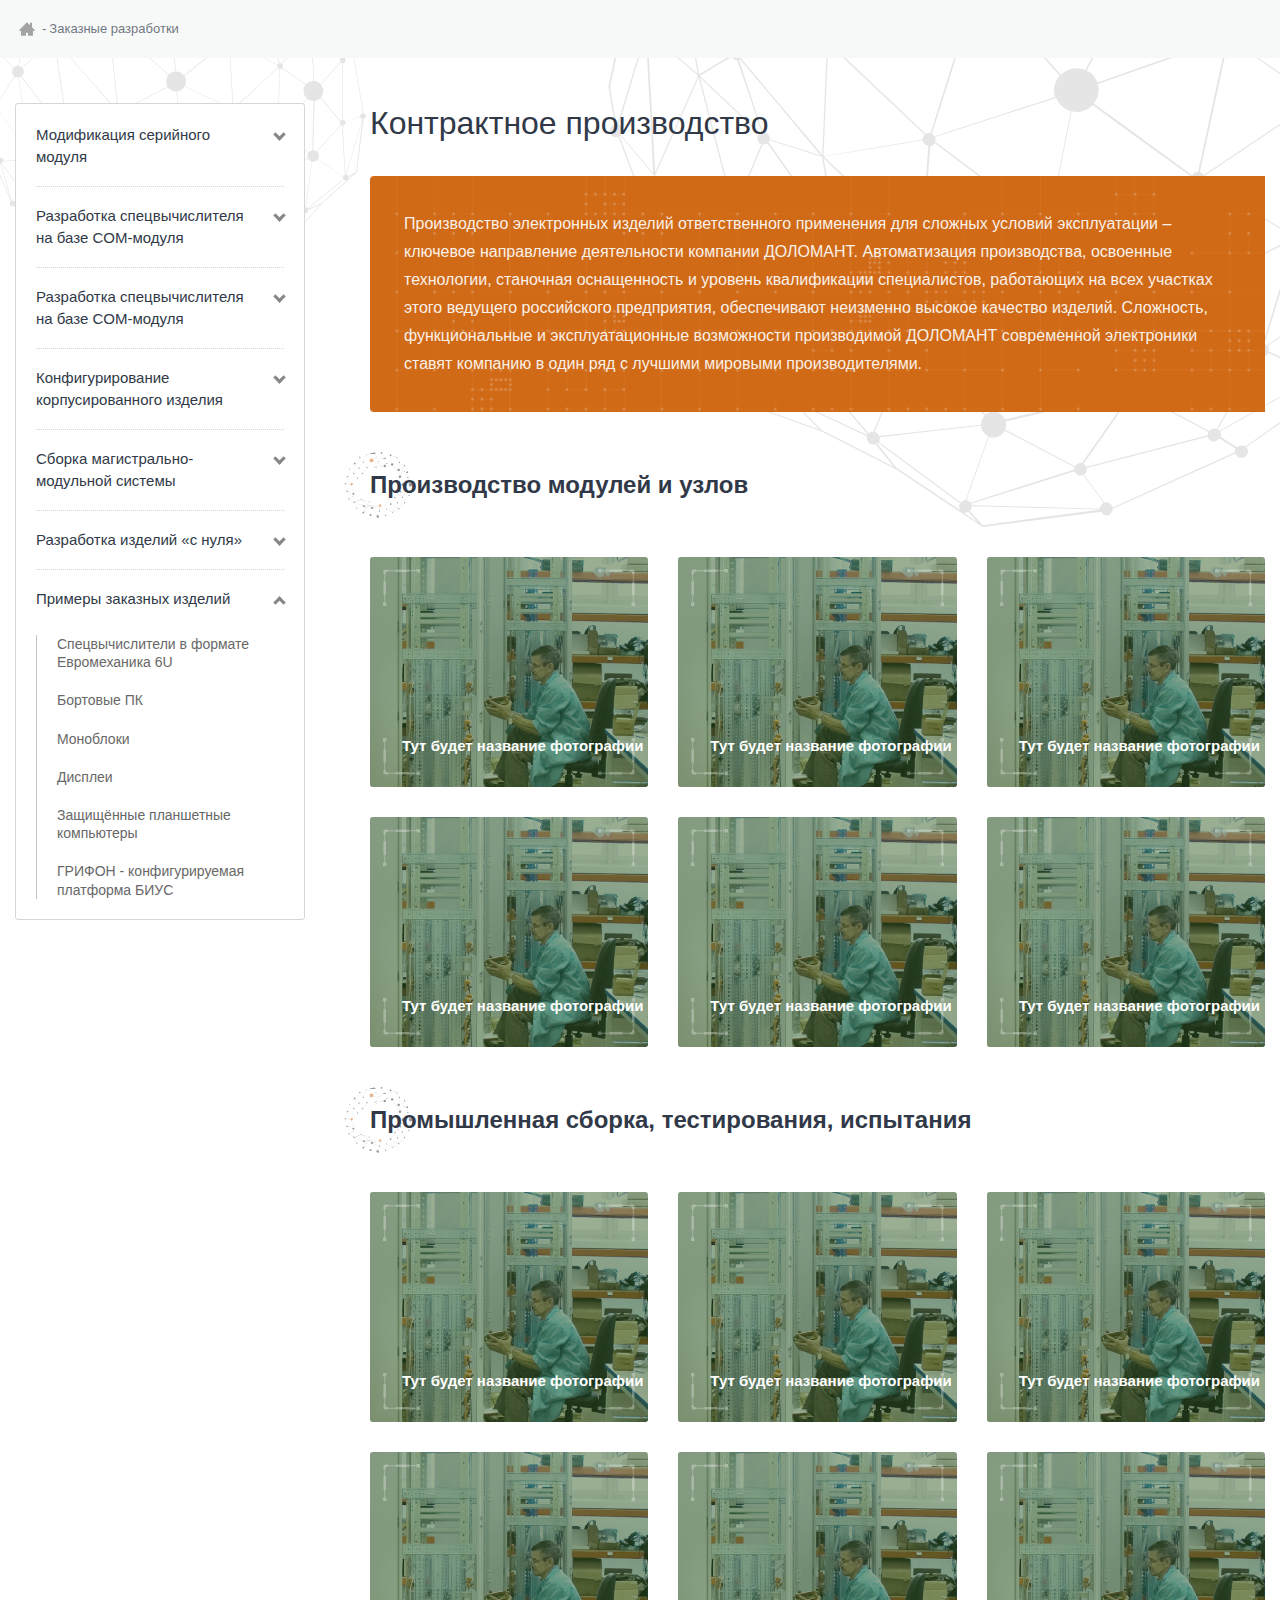
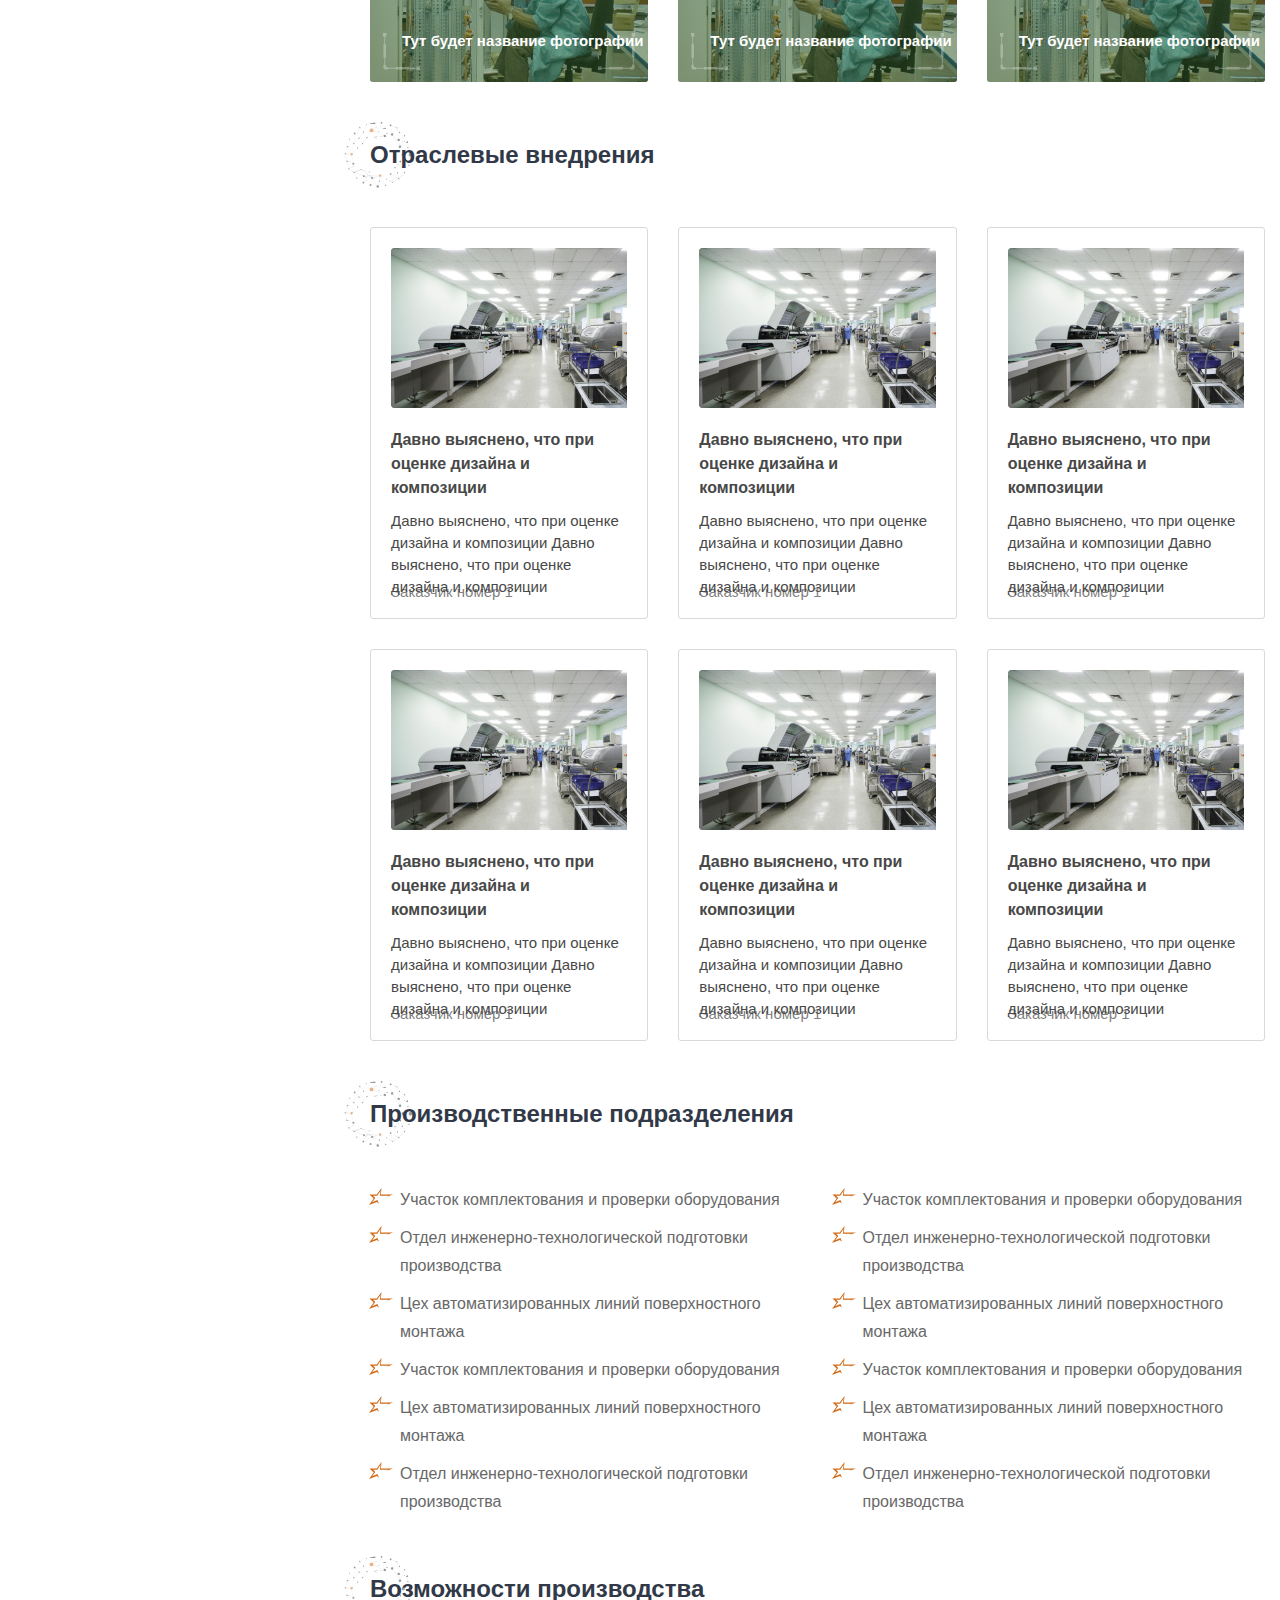
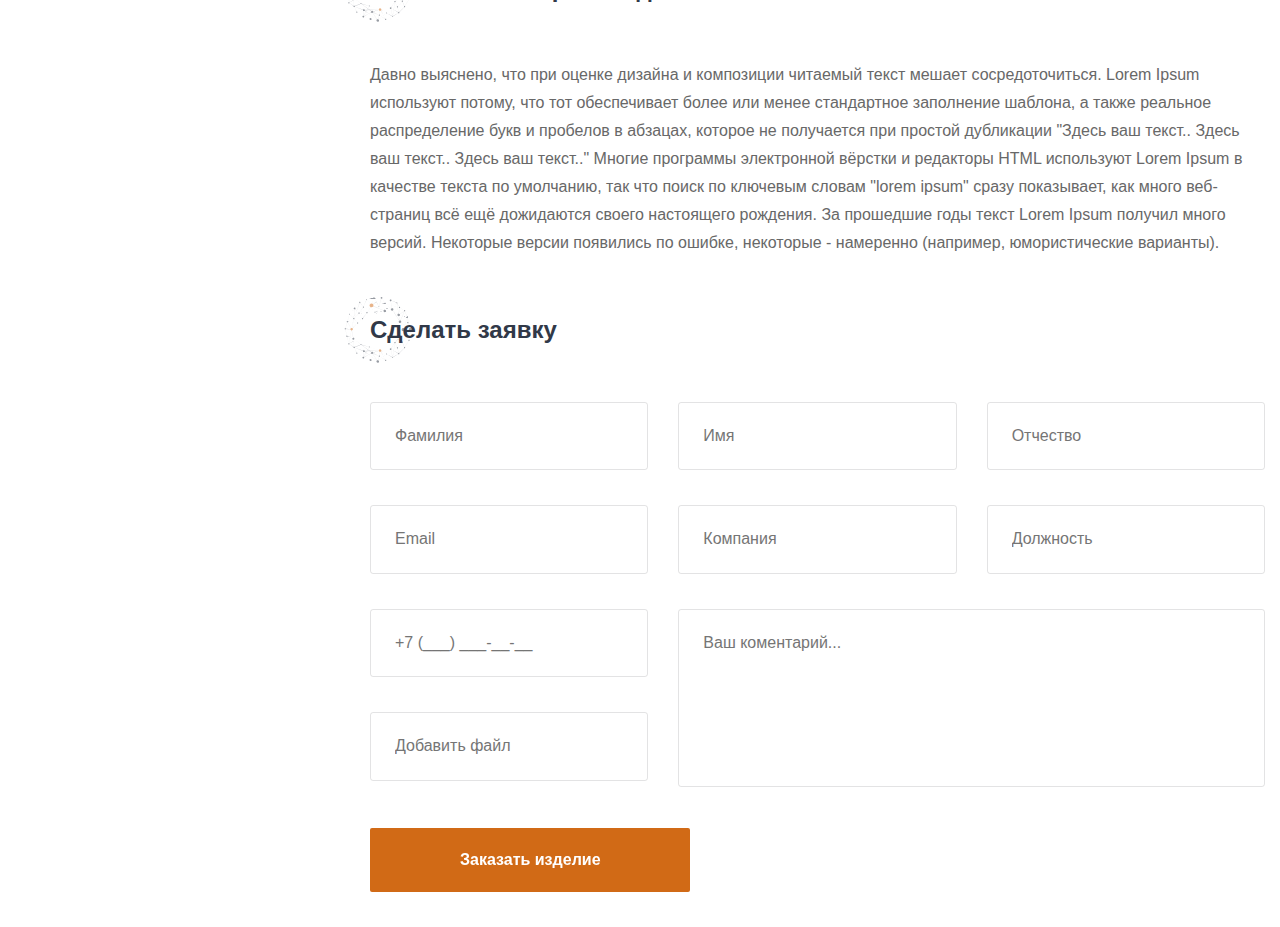
<file: Contract Manufacturing.html>
<!DOCTYPE html>
<html lang="ru-RU">
  <head>
    <meta charset="utf-8">
    <title></title><!--[if IE]>
    <meta http-equiv="X-UA-Compatible" content="IE = edge"><![endif]-->
    <meta name="viewport" content="width=device-width,initial-scale=1">
    <meta name="keywords" content="">
    <link rel="stylesheet" type="text/css" href="static/css/main.css"><!--[if lt IE 9]>
    <script src="http://cdnjs.cloudflare.com/ajax/libs/html5shiv/3.7.2/html5shiv.min.js"></script><![endif]-->
  </head>
  <body>
    <div class="wrapper">
      <div class="content">
        <div class="sfera-one"></div>
        <div class="sfera-two"></div>
        <div class="breadCrumbs">
          <div class="container">
            <ul class="breadCrumbs__list">
              <li class="breadCrumbs__list--item"><a class="breadCrumbs__item--linkHome" href="#">
                  <div class="item__linkHome--wrapper"><svg width="16" height="16" viewBox="0 0 16 16" fill="none" xmlns="http://www.w3.org/2000/svg">
<path class="home__icon" d="M16 9.25L13 6.25V1.75H11V4.25L8 1.25L0 9.25V9.75H2V14.75H7V11.75H9V14.75H14V9.75H16V9.25Z" fill="#A3A3A3"/>
</svg>

                  </div></a></li>
              <li class="breadCrumbs__list--item"><a class="breadCrumbs__item--link breadCrumbs__item--linkActive" href="#"><span>-</span>Заказные разработки</a></li>
            </ul>
          </div>
        </div>
        <div class="container">
          <div class="row">
            <div class="col-xl-3 col-lg-3 col-md-3">
              <aside class="auxiliary__menu">
                <nav class="auxiliary__menu--nav">
                  <ul class="auxiliary__list">
                    <li class="auxiliary__list--item">
                      <input class="auxiliary__item--checked" type="checkbox" checked=""><i class="auxiliary__item--arrow"></i><a class="auxiliary__item--title" href="#">Модификация серийного модуля </a>
                      <ul class="auxiliary__listSt2">
                        <li class="auxiliary__listSt2--item"><a class="auxiliary__listSt2--link" href="#">Тестовый текст</a></li>
                        <li class="auxiliary__listSt2--item"><a class="auxiliary__listSt2--link" href="#">Тестовый текст</a></li>
                        <li class="auxiliary__listSt2--item"><a class="auxiliary__listSt2--link" href="#">Тестовый текст</a></li>
                      </ul>
                    </li>
                    <li class="auxiliary__list--item">
                      <input class="auxiliary__item--checked" type="checkbox" checked=""><i class="auxiliary__item--arrow"></i><a class="auxiliary__item--title" href="">Разработка спецвычислителя на базе COM-модуля</a>
                      <ul class="auxiliary__listSt2">
                        <li class="auxiliary__listSt2--item"><a class="auxiliary__listSt2--link" href="#">Тестовый текст</a></li>
                        <li class="auxiliary__listSt2--item"><a class="auxiliary__listSt2--link" href="#">Тестовый текст</a></li>
                        <li class="auxiliary__listSt2--item"><a class="auxiliary__listSt2--link" href="#">Тестовый текст</a></li>
                      </ul>
                    </li>
                    <li class="auxiliary__list--item">
                      <input class="auxiliary__item--checked" type="checkbox" checked=""><i class="auxiliary__item--arrow"></i><a class="auxiliary__item--title" href="">Разработка спецвычислителя на базе COM-модуля</a>
                      <ul class="auxiliary__listSt2">
                        <li class="auxiliary__listSt2--item"><a class="auxiliary__listSt2--link" href="#">Тестовый текст</a></li>
                        <li class="auxiliary__listSt2--item"><a class="auxiliary__listSt2--link" href="#">Тестовый текст</a></li>
                        <li class="auxiliary__listSt2--item"><a class="auxiliary__listSt2--link" href="#">Тестовый текст</a></li>
                      </ul>
                    </li>
                    <li class="auxiliary__list--item">
                      <input class="auxiliary__item--checked" type="checkbox" checked=""><i class="auxiliary__item--arrow"></i><a class="auxiliary__item--title" href="">Конфигурирование корпусированного изделия</a>
                      <ul class="auxiliary__listSt2">
                        <li class="auxiliary__listSt2--item"><a class="auxiliary__listSt2--link" href="#">Тестовый текст</a></li>
                        <li class="auxiliary__listSt2--item"><a class="auxiliary__listSt2--link" href="#">Тестовый текст</a></li>
                        <li class="auxiliary__listSt2--item"><a class="auxiliary__listSt2--link" href="#">Тестовый текст</a></li>
                        <li class="auxiliary__listSt2--item"><a class="auxiliary__listSt2--link" href="#">Тестовый текст</a></li>
                      </ul>
                    </li>
                    <li class="auxiliary__list--item">
                      <input class="auxiliary__item--checked" type="checkbox" checked=""><i class="auxiliary__item--arrow"></i><a class="auxiliary__item--title" href="">Сборка магистрально-модульной системы </a>
                      <ul class="auxiliary__listSt2">
                        <li class="auxiliary__listSt2--item"><a class="auxiliary__listSt2--link" href="#">Тестовый текст</a></li>
                        <li class="auxiliary__listSt2--item"><a class="auxiliary__listSt2--link" href="#">Тестовый текст</a></li>
                        <li class="auxiliary__listSt2--item"><a class="auxiliary__listSt2--link" href="#">Тестовый текст</a></li>
                        <li class="auxiliary__listSt2--item"><a class="auxiliary__listSt2--link" href="#">Тестовый текст</a></li>
                      </ul>
                    </li>
                    <li class="auxiliary__list--item">
                      <input class="auxiliary__item--checked" type="checkbox" checked=""><i class="auxiliary__item--arrow"></i><a class="auxiliary__item--title" href="">Разработка изделий «с нуля» </a>
                      <ul class="auxiliary__listSt2">
                        <li class="auxiliary__listSt2--item"><a class="auxiliary__listSt2--link" href="#">Тестовый текст</a></li>
                        <li class="auxiliary__listSt2--item"><a class="auxiliary__listSt2--link" href="#">Тестовый текст</a></li>
                        <li class="auxiliary__listSt2--item"><a class="auxiliary__listSt2--link" href="#">Тестовый текст</a></li>
                        <li class="auxiliary__listSt2--item"><a class="auxiliary__listSt2--link" href="#">Тестовый текст</a></li>
                      </ul>
                    </li>
                    <li class="auxiliary__list--item">
                      <input class="auxiliary__item--checked" type="checkbox"><i class="auxiliary__item--arrow"></i><a class="auxiliary__item--title" href="sample_custom_products.html">Примеры заказных изделий</a>
                      <ul class="auxiliary__listSt2">
                        <li class="auxiliary__listSt2--item"><a class="auxiliary__listSt2--link" href="Special calculators in Euromechanics 6U format.html">Спецвычислители в формате Евромеханика 6U</a></li>
                        <li class="auxiliary__listSt2--item"><a class="auxiliary__listSt2--link" href="#">Бортовые ПК</a></li>
                        <li class="auxiliary__listSt2--item"><a class="auxiliary__listSt2--link" href="#">Моноблоки</a></li>
                        <li class="auxiliary__listSt2--item"><a class="auxiliary__listSt2--link" href="#">Дисплеи</a></li>
                        <li class="auxiliary__listSt2--item"><a class="auxiliary__listSt2--link" href="">Защищённые планшетные компьютеры</a></li>
                        <li class="auxiliary__listSt2--item"><a class="auxiliary__listSt2--link" href="">ГРИФОН - конфигурируемая платформа БИУС</a></li>
                      </ul>
                    </li>
                  </ul>
                </nav>
              </aside>
            </div>
            <div class="col-xl-9 contant__right">
              <h1 class="contant__right--title">Контрактное производство</h1>
              <section class="contactMnufacturing">
                <p class="text-p text-pWhite">Производство электронных изделий ответственного применения для сложных условий эксплуатации – ключевое направление деятельности компании ДОЛОМАНТ. Автоматизация производства, освоенные технологии, станочная оснащенность и уровень квалификации специалистов, работающих на всех участках этого ведущего российского предприятия, обеспечивают неизменно высокое качество изделий. Сложность, функциональные и эксплуатационные возможности производимой ДОЛОМАНТ современной электроники ставят компанию в один ряд с лучшими мировыми производителями.</p>
              </section>
              <div class="title__internal">Производство модулей и узлов</div>
              <section class="productionOfModulesSection">
                <div class="row">
                  <div class="col-xl-4 productionOfModulesAndNodes__marginBottom"><a class="productionOfModulesAndNodes" href="Module and node production - detalka.html">
                      <div class="productionOfModulesAndNodes__wrapper"><img class="productionOfModulesAndNodes__wrapper--img" src="./static/img/general/production - 1img.png" alt=""></div>
                      <div class="productionOfModulesAndNodes__title">Тут будет название фотографии</div></a></div>
                  <div class="col-xl-4 productionOfModulesAndNodes__marginBottom"><a class="productionOfModulesAndNodes" href="Module and node production - detalka.html">
                      <div class="productionOfModulesAndNodes__wrapper"><img class="productionOfModulesAndNodes__wrapper--img" src="./static/img/general/production - 1img.png" alt=""></div>
                      <div class="productionOfModulesAndNodes__title">Тут будет название фотографии</div></a></div>
                  <div class="col-xl-4 productionOfModulesAndNodes__marginBottom"><a class="productionOfModulesAndNodes" href="Module and node production - detalka.html">
                      <div class="productionOfModulesAndNodes__wrapper"><img class="productionOfModulesAndNodes__wrapper--img" src="./static/img/general/production - 1img.png" alt=""></div>
                      <div class="productionOfModulesAndNodes__title">Тут будет название фотографии</div></a></div>
                  <div class="col-xl-4"><a class="productionOfModulesAndNodes" href="Module and node production - detalka.html">
                      <div class="productionOfModulesAndNodes__wrapper"><img class="productionOfModulesAndNodes__wrapper--img" src="./static/img/general/production - 1img.png" alt=""></div>
                      <div class="productionOfModulesAndNodes__title">Тут будет название фотографии</div></a></div>
                  <div class="col-xl-4"><a class="productionOfModulesAndNodes" href="Module and node production - detalka.html">
                      <div class="productionOfModulesAndNodes__wrapper"><img class="productionOfModulesAndNodes__wrapper--img" src="./static/img/general/production - 1img.png" alt=""></div>
                      <div class="productionOfModulesAndNodes__title">Тут будет название фотографии</div></a></div>
                  <div class="col-xl-4"><a class="productionOfModulesAndNodes" href="#">
                      <div class="productionOfModulesAndNodes__wrapper"><img class="productionOfModulesAndNodes__wrapper--img" src="./static/img/general/production - 1img.png" alt=""></div>
                      <div class="productionOfModulesAndNodes__title">Тут будет название фотографии</div></a></div>
                </div>
              </section>
              <div class="title__internal">Промышленная сборка, тестирования, испытания</div>
              <section class="productionOfModulesSection">
                <div class="row">
                  <div class="col-xl-4 productionOfModulesAndNodes__marginBottom"><a class="productionOfModulesAndNodes" href="Module and node production - detalka.html">
                      <div class="productionOfModulesAndNodes__wrapper"><img class="productionOfModulesAndNodes__wrapper--img" src="./static/img/general/production - 1img.png" alt=""></div>
                      <div class="productionOfModulesAndNodes__title">Тут будет название фотографии</div></a></div>
                  <div class="col-xl-4 productionOfModulesAndNodes__marginBottom"><a class="productionOfModulesAndNodes" href="Module and node production - detalka.html">
                      <div class="productionOfModulesAndNodes__wrapper"><img class="productionOfModulesAndNodes__wrapper--img" src="./static/img/general/production - 1img.png" alt=""></div>
                      <div class="productionOfModulesAndNodes__title">Тут будет название фотографии</div></a></div>
                  <div class="col-xl-4 productionOfModulesAndNodes__marginBottom"><a class="productionOfModulesAndNodes" href="Module and node production - detalka.html">
                      <div class="productionOfModulesAndNodes__wrapper"><img class="productionOfModulesAndNodes__wrapper--img" src="./static/img/general/production - 1img.png" alt=""></div>
                      <div class="productionOfModulesAndNodes__title">Тут будет название фотографии</div></a></div>
                  <div class="col-xl-4"><a class="productionOfModulesAndNodes" href="Module and node production - detalka.html">
                      <div class="productionOfModulesAndNodes__wrapper"><img class="productionOfModulesAndNodes__wrapper--img" src="./static/img/general/production - 1img.png" alt=""></div>
                      <div class="productionOfModulesAndNodes__title">Тут будет название фотографии</div></a></div>
                  <div class="col-xl-4"><a class="productionOfModulesAndNodes" href="Module and node production - detalka.html">
                      <div class="productionOfModulesAndNodes__wrapper"><img class="productionOfModulesAndNodes__wrapper--img" src="./static/img/general/production - 1img.png" alt=""></div>
                      <div class="productionOfModulesAndNodes__title">Тут будет название фотографии</div></a></div>
                  <div class="col-xl-4"><a class="productionOfModulesAndNodes" href="#">
                      <div class="productionOfModulesAndNodes__wrapper"><img class="productionOfModulesAndNodes__wrapper--img" src="./static/img/general/production - 1img.png" alt=""></div>
                      <div class="productionOfModulesAndNodes__title">Тут будет название фотографии</div></a></div>
                </div>
              </section>
              <div class="title__internal">Отраслевые внедрения</div>
              <section class="industryImplementations">
                <div class="row">
                  <div class="col-xl-4"><a class="industryImplementations__link industryImplementations__marginBottom" href="">
                      <div class="industryImplementations__wrapper"><img class="industryImplementations__wrapper--img" src="./static/img/general/industryImplementations-1img.png" alt=""></div>
                      <div class="industryImplementations__info">
                        <div class="industryImplementations__info--title">Давно выяснено, что при оценке дизайна и композиции</div>
                        <div class="industryImplementations__info--description">Давно выяснено, что при оценке дизайна и композиции Давно выяснено, что при оценке дизайна и композиции </div>
                        <div class="industryImplementations__client">Заказчик номер 1</div>
                      </div></a></div>
                  <div class="col-xl-4"><a class="industryImplementations__link industryImplementations__marginBottom" href="">
                      <div class="industryImplementations__wrapper"><img class="industryImplementations__wrapper--img" src="./static/img/general/industryImplementations-1img.png" alt=""></div>
                      <div class="industryImplementations__info">
                        <div class="industryImplementations__info--title">Давно выяснено, что при оценке дизайна и композиции</div>
                        <div class="industryImplementations__info--description">Давно выяснено, что при оценке дизайна и композиции Давно выяснено, что при оценке дизайна и композиции </div>
                        <div class="industryImplementations__client">Заказчик номер 1</div>
                      </div></a></div>
                  <div class="col-xl-4"><a class="industryImplementations__link industryImplementations__marginBottom" href="">
                      <div class="industryImplementations__wrapper"><img class="industryImplementations__wrapper--img" src="./static/img/general/industryImplementations-1img.png" alt=""></div>
                      <div class="industryImplementations__info">
                        <div class="industryImplementations__info--title">Давно выяснено, что при оценке дизайна и композиции</div>
                        <div class="industryImplementations__info--description">Давно выяснено, что при оценке дизайна и композиции Давно выяснено, что при оценке дизайна и композиции </div>
                        <div class="industryImplementations__client">Заказчик номер 1</div>
                      </div></a></div>
                  <div class="col-xl-4"><a class="industryImplementations__link" href="">
                      <div class="industryImplementations__wrapper"><img class="industryImplementations__wrapper--img" src="./static/img/general/industryImplementations-1img.png" alt=""></div>
                      <div class="industryImplementations__info">
                        <div class="industryImplementations__info--title">Давно выяснено, что при оценке дизайна и композиции</div>
                        <div class="industryImplementations__info--description">Давно выяснено, что при оценке дизайна и композиции Давно выяснено, что при оценке дизайна и композиции </div>
                        <div class="industryImplementations__client">Заказчик номер 1</div>
                      </div></a></div>
                  <div class="col-xl-4"><a class="industryImplementations__link" href="">
                      <div class="industryImplementations__wrapper"><img class="industryImplementations__wrapper--img" src="./static/img/general/industryImplementations-1img.png" alt=""></div>
                      <div class="industryImplementations__info">
                        <div class="industryImplementations__info--title">Давно выяснено, что при оценке дизайна и композиции</div>
                        <div class="industryImplementations__info--description">Давно выяснено, что при оценке дизайна и композиции Давно выяснено, что при оценке дизайна и композиции </div>
                        <div class="industryImplementations__client">Заказчик номер 1</div>
                      </div></a></div>
                  <div class="col-xl-4"><a class="industryImplementations__link" href="">
                      <div class="industryImplementations__wrapper"><img class="industryImplementations__wrapper--img" src="./static/img/general/industryImplementations-1img.png" alt=""></div>
                      <div class="industryImplementations__info">
                        <div class="industryImplementations__info--title">Давно выяснено, что при оценке дизайна и композиции</div>
                        <div class="industryImplementations__info--description">Давно выяснено, что при оценке дизайна и композиции Давно выяснено, что при оценке дизайна и композиции </div>
                        <div class="industryImplementations__client">Заказчик номер 1</div>
                      </div></a></div>
                </div>
              </section>
              <div class="title__internal">Производственные подразделения</div>
              <section class="prodectionUnits">
                <div class="row">
                  <div class="col-xl-6">
                    <div class="list">
                      <ul>
                        <li>Участок комплектования и проверки оборудования</li>
                        <li>Отдел инженерно-технологической подготовки производства</li>
                        <li>Цех автоматизированных линий поверхностного монтажа</li>
                        <li>Участок комплектования и проверки оборудования</li>
                        <li>Цех автоматизированных линий поверхностного монтажа</li>
                        <li>Отдел инженерно-технологической подготовки производства</li>
                      </ul>
                    </div>
                  </div>
                  <div class="col-xl-6">
                    <div class="list">
                      <ul>
                        <li>Участок комплектования и проверки оборудования</li>
                        <li>Отдел инженерно-технологической подготовки производства</li>
                        <li>Цех автоматизированных линий поверхностного монтажа</li>
                        <li>Участок комплектования и проверки оборудования</li>
                        <li>Цех автоматизированных линий поверхностного монтажа</li>
                        <li>Отдел инженерно-технологической подготовки производства</li>
                      </ul>
                    </div>
                  </div>
                </div>
              </section>
              <div class="title__internal">Возможности производства</div>
              <section class="production__possibilities">
                <p class="text-p">Давно выяснено, что при оценке дизайна и композиции читаемый текст мешает сосредоточиться. Lorem Ipsum используют потому, что тот обеспечивает более или менее стандартное заполнение шаблона, а также реальное распределение букв и пробелов в абзацах, которое не получается при простой дубликации "Здесь ваш текст.. Здесь ваш текст.. Здесь ваш текст.." Многие программы электронной вёрстки и редакторы HTML используют Lorem Ipsum в качестве текста по умолчанию, так что поиск по ключевым словам "lorem ipsum" сразу показывает, как много веб-страниц всё ещё дожидаются своего настоящего рождения. За прошедшие годы текст Lorem Ipsum получил много версий. Некоторые версии появились по ошибке, некоторые - намеренно (например, юмористические варианты).</p>
              </section>
              <div class="title__internal">Сделать заявку</div>
              <section class="form__apply">
                <form class="form form-field" action="" id="form">
                  <div class="row">
                    <div class="col-xl-4">
                      <div class="form-field">
                        <input class="focus form__apply--input" required="" type="surname" name="surname" placeholder="Фамилия" id="surname">
                        <label class="form__apply--label" for="surname">Фамилия</label>
                        <div class="hint-text surname"></div>
                      </div>
                    </div>
                    <div class="col-xl-4">
                      <div class="form-field">
                        <input class="focus form__apply--input" required="" type="name" name="name" placeholder="Имя" id="name">
                        <label class="form__apply--label" for="name">Имя</label>
                        <div class="hint-text name"></div>
                      </div>
                    </div>
                    <div class="col-xl-4">
                      <div class="form-field">
                        <input class="focus form__apply--input" required="" type="middle__name" name="middle__name" placeholder="Отчество" id="middle__name">
                        <label class="form__apply--label" for="middle__name">Отчество</label>
                        <div class="hint-text middle__name"></div>
                      </div>
                    </div>
                    <div class="col-xl-4">
                      <div class="form-field">
                        <input class="focus form__apply--input" required="" type="email" name="email" placeholder="Email" id="email">
                        <label class="form__apply--label" for="email">Email</label>
                        <div class="hint-text email"></div>
                      </div>
                    </div>
                    <div class="col-xl-4">
                      <div class="form-field">
                        <input class="focus form__apply--input" required="" type="company" name="company" placeholder="Компания" id="company">
                        <label class="form__apply--label" for="company">Компания</label>
                        <div class="hint-text name"></div>
                      </div>
                    </div>
                    <div class="col-xl-4">
                      <div class="form-field">
                        <input class="focus form__apply--input" required="" type="position" name="position" placeholder="Должность" id="position">
                        <label class="form__apply--label" for="position">Должность</label>
                        <div class="hint-text middle__name"></div>
                      </div>
                    </div>
                    <div class="col-xl-4">
                      <div class="form-field">
                        <input class="focus form__apply--input" required="" type="tel" name="tel" placeholder="+7 (___) ___-__-__" id="tel">
                        <label class="form__apply--label" for="position">Телефон</label>
                        <div class="hint-text middle__name"></div>
                      </div>
                      <div class="form-field">
                        <input class="focus form__apply--input" required="" type="tel" name="tel" placeholder="Добавить файл" id="tel">
                        <label class="form__apply--label" for="position">Добавить файл</label>
                        <div class="hint-text middle__name"></div>
                      </div>
                    </div>
                    <div class="col-xl-8">
                      <div class="form-field">
                        <textarea class="form__apply--input" id="text" name="text" cols="30" rows="7" placeholder="Ваш коментарий..."></textarea>
                        <label class="form__apply--label" for="text">Ваш коментарий</label>
                        <div class="hint-text text"></div>
                      </div>
                    </div>
                    <div class="col-xl-4">
                      <button class="btn btn-reverse btn-arrow form__apply--button"><span>Заказать изделие<img class="apply__button--icon" src="./static/img/general/arrow__button.svg" alt=""></span></button>
                    </div>
                  </div>
                </form>
              </section>
            </div>
          </div>
        </div>
      </div>
    </div>
    <script src="static/js/jquery.js"></script>
    <script src="static/js/owl.carousel.min.js"></script>
    <script src="static/js/jquery.fancybox.min.js"></script>
    <script src="static/js/libs.min.js"></script>
    <script src="static/js/main.js"></script>
  </body>
</html>
</file>
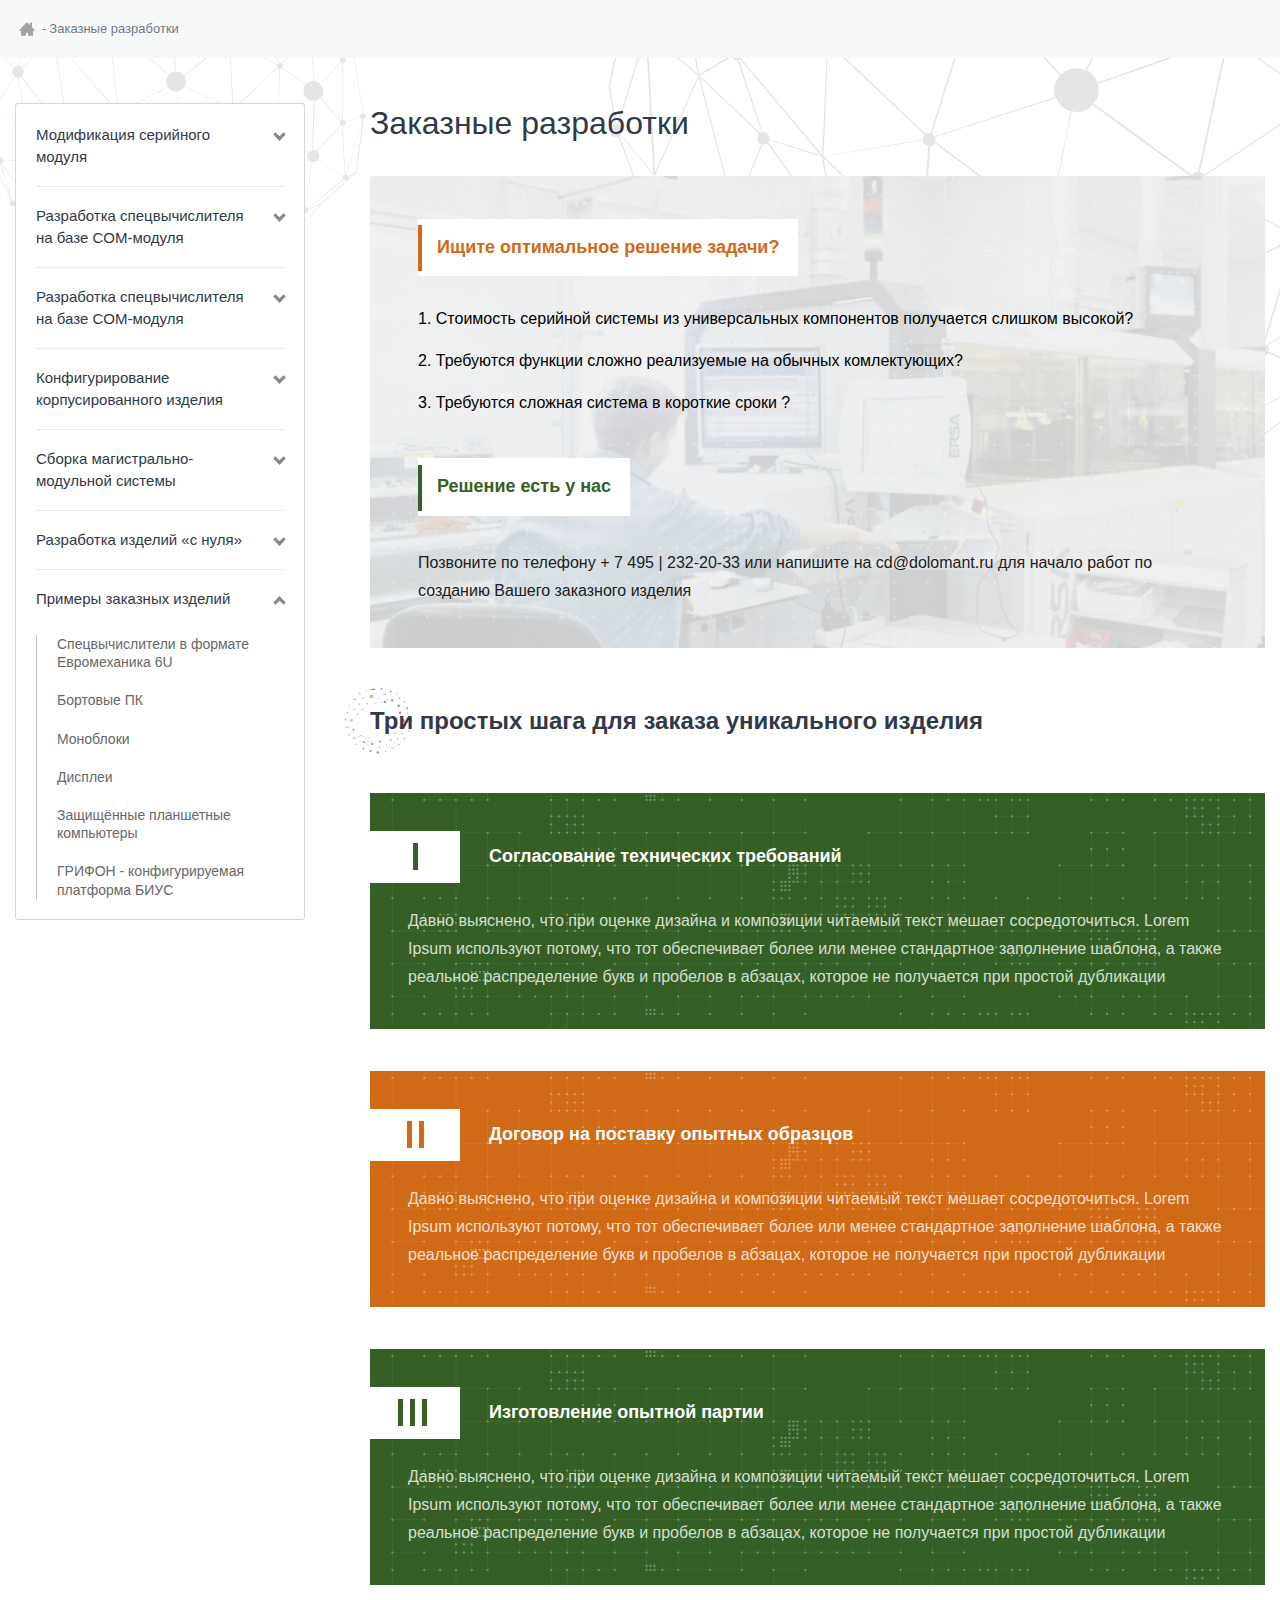
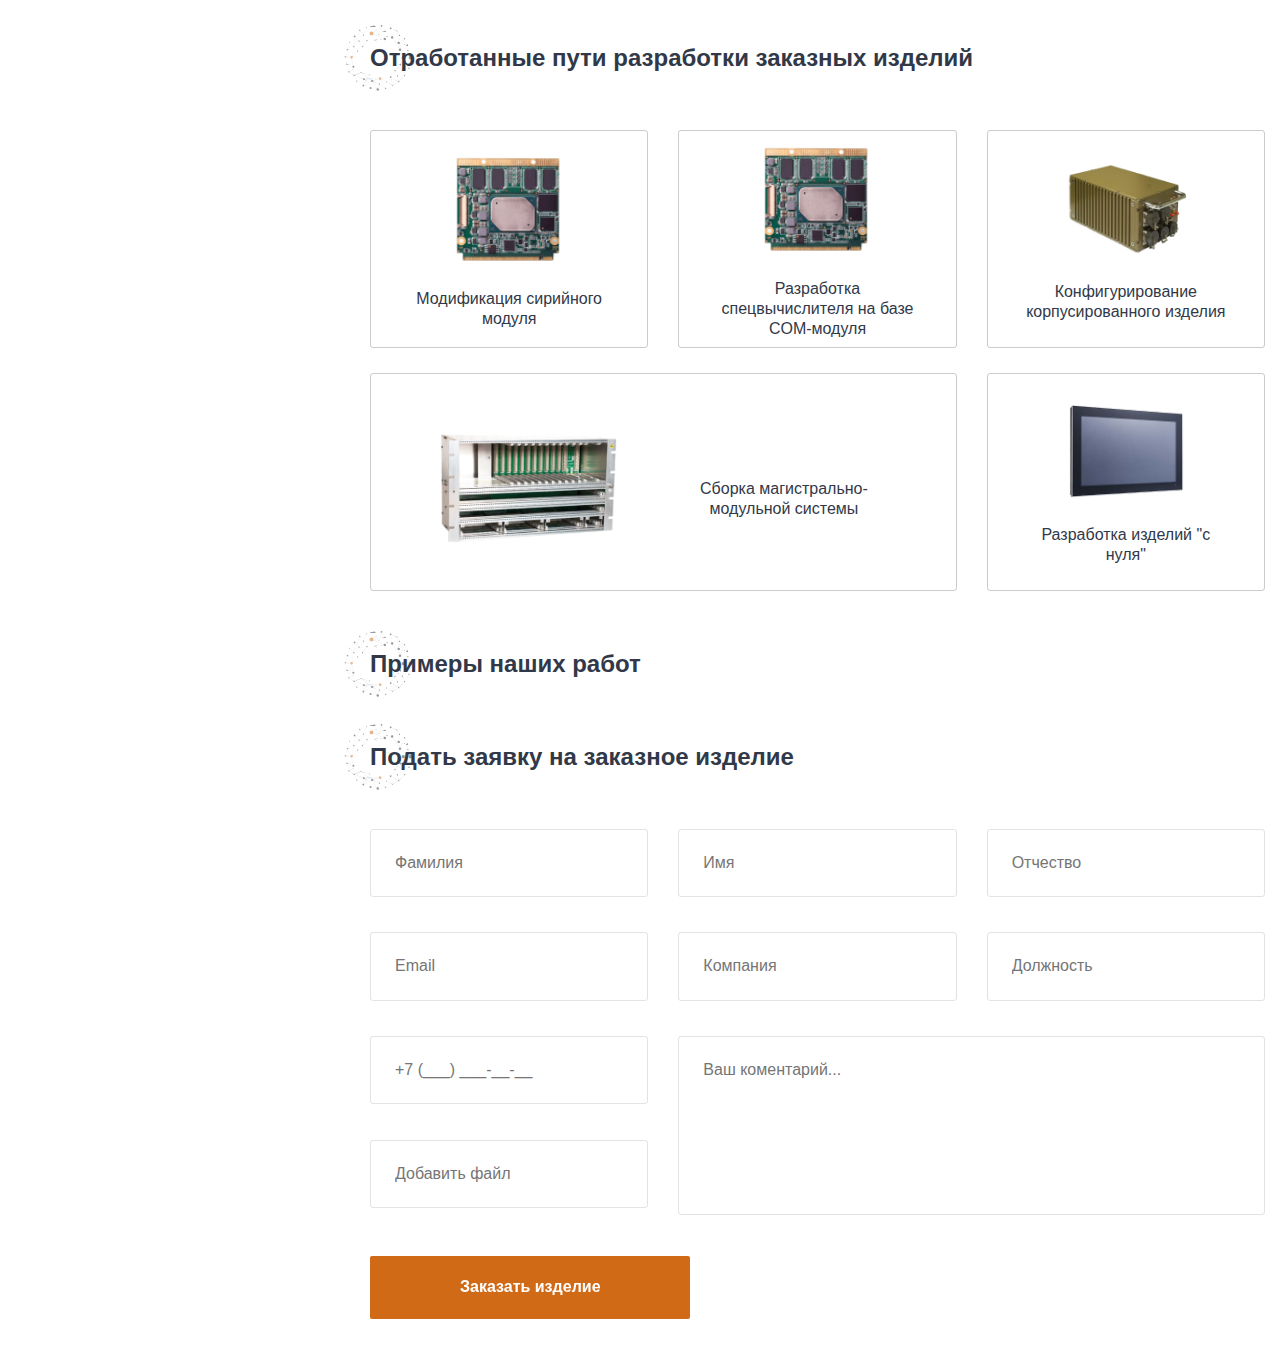
<file: custom_development.html>
<!DOCTYPE html>
<html lang="ru-RU">
  <head>
    <meta charset="utf-8">
    <title></title><!--[if IE]>
    <meta http-equiv="X-UA-Compatible" content="IE = edge"><![endif]-->
    <meta name="viewport" content="width=device-width,initial-scale=1">
    <meta name="keywords" content="">
    <link rel="stylesheet" type="text/css" href="static/css/main.css"><!--[if lt IE 9]>
    <script src="http://cdnjs.cloudflare.com/ajax/libs/html5shiv/3.7.2/html5shiv.min.js"></script><![endif]-->
  </head>
  <body>
    <div class="wrapper">
      <div class="content">
        <div class="sfera-one"></div>
        <div class="sfera-two"></div>
        <div class="breadCrumbs">
          <div class="container">
            <ul class="breadCrumbs__list">
              <li class="breadCrumbs__list--item"><a class="breadCrumbs__item--linkHome" href="#">
                  <div class="item__linkHome--wrapper"><svg width="16" height="16" viewBox="0 0 16 16" fill="none" xmlns="http://www.w3.org/2000/svg">
<path class="home__icon" d="M16 9.25L13 6.25V1.75H11V4.25L8 1.25L0 9.25V9.75H2V14.75H7V11.75H9V14.75H14V9.75H16V9.25Z" fill="#A3A3A3"/>
</svg>

                  </div></a></li>
              <li class="breadCrumbs__list--item"><a class="breadCrumbs__item--link breadCrumbs__item--linkActive" href="#"><span>-</span>Заказные разработки</a></li>
            </ul>
          </div>
        </div>
        <div class="container">
          <div class="row">
            <div class="col-xl-3 col-lg-3 col-md-3">
              <aside class="auxiliary__menu">
                <nav class="auxiliary__menu--nav">
                  <ul class="auxiliary__list">
                    <li class="auxiliary__list--item">
                      <input class="auxiliary__item--checked" type="checkbox" checked=""><i class="auxiliary__item--arrow"></i><a class="auxiliary__item--title" href="#">Модификация серийного модуля </a>
                      <ul class="auxiliary__listSt2">
                        <li class="auxiliary__listSt2--item"><a class="auxiliary__listSt2--link" href="#">Тестовый текст</a></li>
                        <li class="auxiliary__listSt2--item"><a class="auxiliary__listSt2--link" href="#">Тестовый текст</a></li>
                        <li class="auxiliary__listSt2--item"><a class="auxiliary__listSt2--link" href="#">Тестовый текст</a></li>
                      </ul>
                    </li>
                    <li class="auxiliary__list--item">
                      <input class="auxiliary__item--checked" type="checkbox" checked=""><i class="auxiliary__item--arrow"></i><a class="auxiliary__item--title" href="">Разработка спецвычислителя на базе COM-модуля</a>
                      <ul class="auxiliary__listSt2">
                        <li class="auxiliary__listSt2--item"><a class="auxiliary__listSt2--link" href="#">Тестовый текст</a></li>
                        <li class="auxiliary__listSt2--item"><a class="auxiliary__listSt2--link" href="#">Тестовый текст</a></li>
                        <li class="auxiliary__listSt2--item"><a class="auxiliary__listSt2--link" href="#">Тестовый текст</a></li>
                      </ul>
                    </li>
                    <li class="auxiliary__list--item">
                      <input class="auxiliary__item--checked" type="checkbox" checked=""><i class="auxiliary__item--arrow"></i><a class="auxiliary__item--title" href="">Разработка спецвычислителя на базе COM-модуля</a>
                      <ul class="auxiliary__listSt2">
                        <li class="auxiliary__listSt2--item"><a class="auxiliary__listSt2--link" href="#">Тестовый текст</a></li>
                        <li class="auxiliary__listSt2--item"><a class="auxiliary__listSt2--link" href="#">Тестовый текст</a></li>
                        <li class="auxiliary__listSt2--item"><a class="auxiliary__listSt2--link" href="#">Тестовый текст</a></li>
                      </ul>
                    </li>
                    <li class="auxiliary__list--item">
                      <input class="auxiliary__item--checked" type="checkbox" checked=""><i class="auxiliary__item--arrow"></i><a class="auxiliary__item--title" href="">Конфигурирование корпусированного изделия</a>
                      <ul class="auxiliary__listSt2">
                        <li class="auxiliary__listSt2--item"><a class="auxiliary__listSt2--link" href="#">Тестовый текст</a></li>
                        <li class="auxiliary__listSt2--item"><a class="auxiliary__listSt2--link" href="#">Тестовый текст</a></li>
                        <li class="auxiliary__listSt2--item"><a class="auxiliary__listSt2--link" href="#">Тестовый текст</a></li>
                        <li class="auxiliary__listSt2--item"><a class="auxiliary__listSt2--link" href="#">Тестовый текст</a></li>
                      </ul>
                    </li>
                    <li class="auxiliary__list--item">
                      <input class="auxiliary__item--checked" type="checkbox" checked=""><i class="auxiliary__item--arrow"></i><a class="auxiliary__item--title" href="">Сборка магистрально-модульной системы </a>
                      <ul class="auxiliary__listSt2">
                        <li class="auxiliary__listSt2--item"><a class="auxiliary__listSt2--link" href="#">Тестовый текст</a></li>
                        <li class="auxiliary__listSt2--item"><a class="auxiliary__listSt2--link" href="#">Тестовый текст</a></li>
                        <li class="auxiliary__listSt2--item"><a class="auxiliary__listSt2--link" href="#">Тестовый текст</a></li>
                        <li class="auxiliary__listSt2--item"><a class="auxiliary__listSt2--link" href="#">Тестовый текст</a></li>
                      </ul>
                    </li>
                    <li class="auxiliary__list--item">
                      <input class="auxiliary__item--checked" type="checkbox" checked=""><i class="auxiliary__item--arrow"></i><a class="auxiliary__item--title" href="">Разработка изделий «с нуля» </a>
                      <ul class="auxiliary__listSt2">
                        <li class="auxiliary__listSt2--item"><a class="auxiliary__listSt2--link" href="#">Тестовый текст</a></li>
                        <li class="auxiliary__listSt2--item"><a class="auxiliary__listSt2--link" href="#">Тестовый текст</a></li>
                        <li class="auxiliary__listSt2--item"><a class="auxiliary__listSt2--link" href="#">Тестовый текст</a></li>
                        <li class="auxiliary__listSt2--item"><a class="auxiliary__listSt2--link" href="#">Тестовый текст</a></li>
                      </ul>
                    </li>
                    <li class="auxiliary__list--item">
                      <input class="auxiliary__item--checked" type="checkbox"><i class="auxiliary__item--arrow"></i><a class="auxiliary__item--title" href="sample_custom_products.html">Примеры заказных изделий</a>
                      <ul class="auxiliary__listSt2">
                        <li class="auxiliary__listSt2--item"><a class="auxiliary__listSt2--link" href="Special calculators in Euromechanics 6U format.html">Спецвычислители в формате Евромеханика 6U</a></li>
                        <li class="auxiliary__listSt2--item"><a class="auxiliary__listSt2--link" href="#">Бортовые ПК</a></li>
                        <li class="auxiliary__listSt2--item"><a class="auxiliary__listSt2--link" href="#">Моноблоки</a></li>
                        <li class="auxiliary__listSt2--item"><a class="auxiliary__listSt2--link" href="#">Дисплеи</a></li>
                        <li class="auxiliary__listSt2--item"><a class="auxiliary__listSt2--link" href="">Защищённые планшетные компьютеры</a></li>
                        <li class="auxiliary__listSt2--item"><a class="auxiliary__listSt2--link" href="">ГРИФОН - конфигурируемая платформа БИУС</a></li>
                      </ul>
                    </li>
                  </ul>
                </nav>
              </aside>
            </div>
            <div class="col-xl-9 contant__right">
              <h1 class="contant__right--title">Заказные разработки</h1>
              <section class="optimal__solution">
                <div class="optimal__solution--title">Ищите оптимальное решение задачи?</div>
                <ul class="optimal__solution--list">
                  <li class="solution__list--item">1. Стоимость серийной системы из универсальных компонентов получается слишком высокой?</li>
                  <li class="solution__list--item">2. Требуются функции сложно реализуемые на обычных комлектующих?</li>
                  <li class="solution__list--item">3. Требуются сложная система в короткие сроки ?</li>
                </ul>
                <div class="decision__title">Решение есть у нас</div>
                <p class="optimal__solution--text">Позвоните по телефону + 7 495 | 232-20-33 или напишите на cd@dolomant.ru для начало работ по созданию Вашего заказного изделия</p>
              </section>
              <div class="title__internal">Три простых шага для заказа уникального изделия</div>
              <section class="steps__order">
                <div class="steps__order--one">
                  <div class="order__blockTitle">
                    <div class="order__blockTitle__number"><span class="blockTitle__number--one"></span></div>
                    <div class="order__blockTitle--text">Согласование технических требований</div>
                  </div>
                  <p class="steps__order--text">Давно выяснено, что при оценке дизайна и композиции читаемый текст мешает сосредоточиться. Lorem Ipsum используют потому, что тот обеспечивает более или менее стандартное заполнение шаблона, а также реальное распределение букв и пробелов в абзацах, которое не получается при простой дубликации </p>
                </div>
                <div class="steps__order--one steps__order--colorTwo">
                  <div class="order__blockTitle">
                    <div class="order__blockTitle__number"><span class="blockTitle__number--one numberColor"></span></div>
                    <div class="order__blockTitle--text">Договор на поставку опытных образцов</div>
                  </div>
                  <p class="steps__order--text">Давно выяснено, что при оценке дизайна и композиции читаемый текст мешает сосредоточиться. Lorem Ipsum используют потому, что тот обеспечивает более или менее стандартное заполнение шаблона, а также реальное распределение букв и пробелов в абзацах, которое не получается при простой дубликации </p>
                </div>
                <div class="steps__order--one">
                  <div class="order__blockTitle">
                    <div class="order__blockTitle__number"><span class="blockTitle__number--one numberColorTwo"></span></div>
                    <div class="order__blockTitle--text">Изготовление опытной партии</div>
                  </div>
                  <p class="steps__order--text">Давно выяснено, что при оценке дизайна и композиции читаемый текст мешает сосредоточиться. Lorem Ipsum используют потому, что тот обеспечивает более или менее стандартное заполнение шаблона, а также реальное распределение букв и пробелов в абзацах, которое не получается при простой дубликации </p>
                </div>
              </section>
              <div class="title__internal">Отработанные пути разработки заказных изделий</div>
              <section class="development__paths">
                <div class="development__paths--list row">
                  <div class="col-xl-4 development__paths--marginBottom">
                    <div class="paths__list--item"><a class="list__item--link" href="">
                        <div class="item__link--wrapper"><img class="link__wrapper--img" src="./static/img/general/test-izdel.png" alt=""></div>
                        <div class="item__link--title">Модификация сирийного модуля</div></a></div>
                  </div>
                  <div class="col-xl-4 development__paths--marginBottom">
                    <div class="paths__list--item"><a class="list__item--link" href="">
                        <div class="item__link--wrapper"><img class="link__wrapper--img" src="./static/img/general/test-izdel.png" alt=""></div>
                        <div class="item__link--title">Разработка спецвычислителя на базе COM-модуля</div></a></div>
                  </div>
                  <div class="col-xl-4 development__paths--marginBottom">
                    <div class="paths__list--item"><a class="list__item--link" href="">
                        <div class="item__link--wrapper"><img class="link__wrapper--img" src="./static/img/general/developer-2.png" alt=""></div>
                        <div class="item__link--title">Конфигурирование корпусированного изделия</div></a></div>
                  </div>
                  <div class="col-xl-8">
                    <div class="paths__list--item"><a class="list__item--link list__item--linkBig" href="">
                        <div class="item__link--wrapper item__link--wrapperBig"><img class="link__wrapper--img" src="./static/img/general/dev-3.png" alt=""></div>
                        <div class="item__link--title item__link--titleSm">Сборка магистрально-модульной системы</div></a></div>
                  </div>
                  <div class="col-xl-4">
                    <div class="paths__list--item"><a class="list__item--link" href="">
                        <div class="item__link--wrapper"><img class="link__wrapper--img" src="./static/img/general/dev-4.png" alt=""></div>
                        <div class="item__link--title">Разработка изделий "с нуля"</div></a></div>
                  </div>
                </div>
              </section>
              <div class="title__internal">Примеры наших работ</div>
              <section class="sliderWork">
                <div class="owl-carousel owl-theme" id="sync">
                  <div class="paths__list--item paths__list--itemNotBorderRadius"><a class="list__item--link" href="">
                      <div class="item__link--wrapper"><img class="link__wrapper--img" src="./static/img/general/test-izdel.png" alt=""></div>
                      <div class="item__link--title">Модификация сирийного модуля</div></a></div>
                  <div class="paths__list--item paths__list--itemNotBorderRadius"><a class="list__item--link" href="">
                      <div class="item__link--wrapper"><img class="link__wrapper--img" src="./static/img/general/test-izdel.png" alt=""></div>
                      <div class="item__link--title">Модификация сирийного модуля</div></a></div>
                  <div class="paths__list--item paths__list--itemNotBorderRadius"><a class="list__item--link" href="">
                      <div class="item__link--wrapper"><img class="link__wrapper--img" src="./static/img/general/test-izdel.png" alt=""></div>
                      <div class="item__link--title">Модификация сирийного модуля</div></a></div>
                  <div class="paths__list--item paths__list--itemNotBorderRadius"><a class="list__item--link" href="">
                      <div class="item__link--wrapper"><img class="link__wrapper--img" src="./static/img/general/test-izdel.png" alt=""></div>
                      <div class="item__link--title">Модификация сирийного модуля</div></a></div>
                  <div class="paths__list--item paths__list--itemNotBorderRadius"><a class="list__item--link" href="">
                      <div class="item__link--wrapper"><img class="link__wrapper--img" src="./static/img/general/test-izdel.png" alt=""></div>
                      <div class="item__link--title">Модификация сирийного модуля</div></a></div>
                  <div class="paths__list--item paths__list--itemNotBorderRadius"><a class="list__item--link" href="">
                      <div class="item__link--wrapper"><img class="link__wrapper--img" src="./static/img/general/test-izdel.png" alt=""></div>
                      <div class="item__link--title">Модификация сирийного модуля</div></a></div>
                </div>
              </section>
              <div class="title__internal">Подать заявку на заказное изделие</div>
              <section class="form__apply">
                <form class="form form-field" action="" id="form">
                  <div class="row">
                    <div class="col-xl-4">
                      <div class="form-field">
                        <input class="focus form__apply--input" required="" type="surname" name="surname" placeholder="Фамилия" id="surname">
                        <label class="form__apply--label" for="surname">Фамилия</label>
                        <div class="hint-text surname"></div>
                      </div>
                    </div>
                    <div class="col-xl-4">
                      <div class="form-field">
                        <input class="focus form__apply--input" required="" type="name" name="name" placeholder="Имя" id="name">
                        <label class="form__apply--label" for="name">Имя</label>
                        <div class="hint-text name"></div>
                      </div>
                    </div>
                    <div class="col-xl-4">
                      <div class="form-field">
                        <input class="focus form__apply--input" required="" type="middle__name" name="middle__name" placeholder="Отчество" id="middle__name">
                        <label class="form__apply--label" for="middle__name">Отчество</label>
                        <div class="hint-text middle__name"></div>
                      </div>
                    </div>
                    <div class="col-xl-4">
                      <div class="form-field">
                        <input class="focus form__apply--input" required="" type="email" name="email" placeholder="Email" id="email">
                        <label class="form__apply--label" for="email">Email</label>
                        <div class="hint-text email"></div>
                      </div>
                    </div>
                    <div class="col-xl-4">
                      <div class="form-field">
                        <input class="focus form__apply--input" required="" type="company" name="company" placeholder="Компания" id="company">
                        <label class="form__apply--label" for="company">Компания</label>
                        <div class="hint-text name"></div>
                      </div>
                    </div>
                    <div class="col-xl-4">
                      <div class="form-field">
                        <input class="focus form__apply--input" required="" type="position" name="position" placeholder="Должность" id="position">
                        <label class="form__apply--label" for="position">Должность</label>
                        <div class="hint-text middle__name"></div>
                      </div>
                    </div>
                    <div class="col-xl-4">
                      <div class="form-field">
                        <input class="focus form__apply--input" required="" type="tel" name="tel" placeholder="+7 (___) ___-__-__" id="tel">
                        <label class="form__apply--label" for="position">Телефон</label>
                        <div class="hint-text middle__name"></div>
                      </div>
                      <div class="form-field">
                        <input class="focus form__apply--input" required="" type="tel" name="tel" placeholder="Добавить файл" id="tel">
                        <label class="form__apply--label" for="position">Добавить файл</label>
                        <div class="hint-text middle__name"></div>
                      </div>
                    </div>
                    <div class="col-xl-8">
                      <div class="form-field">
                        <textarea class="form__apply--input" id="text" name="text" cols="30" rows="7" placeholder="Ваш коментарий..."></textarea>
                        <label class="form__apply--label" for="text">Ваш коментарий</label>
                        <div class="hint-text text"></div>
                      </div>
                    </div>
                    <div class="col-xl-4">
                      <button class="btn btn-reverse btn-arrow form__apply--button"><span>Заказать изделие<img class="apply__button--icon" src="./static/img/general/arrow__button.svg" alt=""></span></button>
                    </div>
                  </div>
                </form>
              </section>
            </div>
          </div>
        </div>
      </div>
    </div>
    <script src="static/js/jquery.js"></script>
    <script src="static/js/owl.carousel.min.js"></script>
    <script src="static/js/jquery.fancybox.min.js"></script>
    <script src="static/js/libs.min.js"></script>
    <script src="static/js/main.js"></script>
  </body>
</html>
</file>
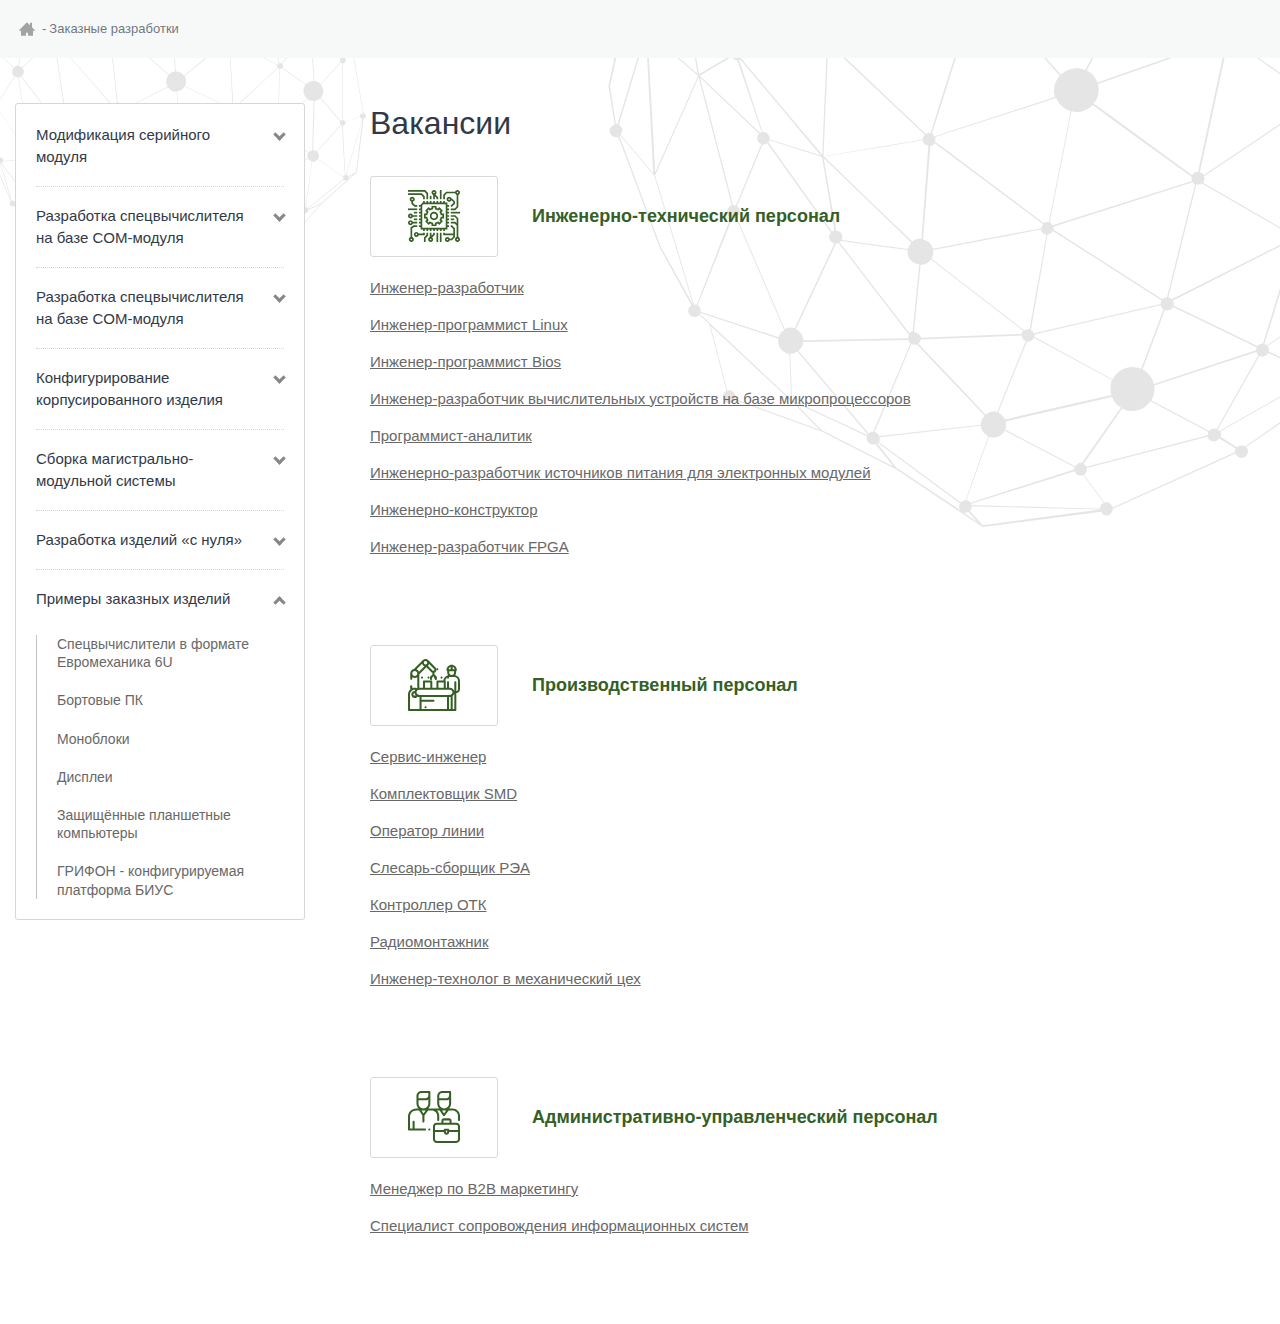
<file: jobs.html>
<!DOCTYPE html>
<html lang="ru-RU">
  <head>
    <meta charset="utf-8">
    <title></title><!--[if IE]>
    <meta http-equiv="X-UA-Compatible" content="IE = edge"><![endif]-->
    <meta name="viewport" content="width=device-width,initial-scale=1">
    <meta name="keywords" content="">
    <link rel="stylesheet" type="text/css" href="static/css/main.css"><!--[if lt IE 9]>
    <script src="http://cdnjs.cloudflare.com/ajax/libs/html5shiv/3.7.2/html5shiv.min.js"></script><![endif]-->
  </head>
  <body>
    <div class="wrapper">
      <div class="content">
        <div class="sfera-one"></div>
        <div class="sfera-two"></div>
        <div class="breadCrumbs">
          <div class="container">
            <ul class="breadCrumbs__list">
              <li class="breadCrumbs__list--item"><a class="breadCrumbs__item--linkHome" href="#">
                  <div class="item__linkHome--wrapper"><svg width="16" height="16" viewBox="0 0 16 16" fill="none" xmlns="http://www.w3.org/2000/svg">
<path class="home__icon" d="M16 9.25L13 6.25V1.75H11V4.25L8 1.25L0 9.25V9.75H2V14.75H7V11.75H9V14.75H14V9.75H16V9.25Z" fill="#A3A3A3"/>
</svg>

                  </div></a></li>
              <li class="breadCrumbs__list--item"><a class="breadCrumbs__item--link breadCrumbs__item--linkActive" href="#"><span>-</span>Заказные разработки</a></li>
            </ul>
          </div>
        </div>
        <div class="container">
          <div class="row">
            <div class="col-xl-3 col-lg-3 col-md-3">
              <aside class="auxiliary__menu">
                <nav class="auxiliary__menu--nav">
                  <ul class="auxiliary__list">
                    <li class="auxiliary__list--item">
                      <input class="auxiliary__item--checked" type="checkbox" checked=""><i class="auxiliary__item--arrow"></i><a class="auxiliary__item--title" href="#">Модификация серийного модуля </a>
                      <ul class="auxiliary__listSt2">
                        <li class="auxiliary__listSt2--item"><a class="auxiliary__listSt2--link" href="#">Тестовый текст</a></li>
                        <li class="auxiliary__listSt2--item"><a class="auxiliary__listSt2--link" href="#">Тестовый текст</a></li>
                        <li class="auxiliary__listSt2--item"><a class="auxiliary__listSt2--link" href="#">Тестовый текст</a></li>
                      </ul>
                    </li>
                    <li class="auxiliary__list--item">
                      <input class="auxiliary__item--checked" type="checkbox" checked=""><i class="auxiliary__item--arrow"></i><a class="auxiliary__item--title" href="">Разработка спецвычислителя на базе COM-модуля</a>
                      <ul class="auxiliary__listSt2">
                        <li class="auxiliary__listSt2--item"><a class="auxiliary__listSt2--link" href="#">Тестовый текст</a></li>
                        <li class="auxiliary__listSt2--item"><a class="auxiliary__listSt2--link" href="#">Тестовый текст</a></li>
                        <li class="auxiliary__listSt2--item"><a class="auxiliary__listSt2--link" href="#">Тестовый текст</a></li>
                      </ul>
                    </li>
                    <li class="auxiliary__list--item">
                      <input class="auxiliary__item--checked" type="checkbox" checked=""><i class="auxiliary__item--arrow"></i><a class="auxiliary__item--title" href="">Разработка спецвычислителя на базе COM-модуля</a>
                      <ul class="auxiliary__listSt2">
                        <li class="auxiliary__listSt2--item"><a class="auxiliary__listSt2--link" href="#">Тестовый текст</a></li>
                        <li class="auxiliary__listSt2--item"><a class="auxiliary__listSt2--link" href="#">Тестовый текст</a></li>
                        <li class="auxiliary__listSt2--item"><a class="auxiliary__listSt2--link" href="#">Тестовый текст</a></li>
                      </ul>
                    </li>
                    <li class="auxiliary__list--item">
                      <input class="auxiliary__item--checked" type="checkbox" checked=""><i class="auxiliary__item--arrow"></i><a class="auxiliary__item--title" href="">Конфигурирование корпусированного изделия</a>
                      <ul class="auxiliary__listSt2">
                        <li class="auxiliary__listSt2--item"><a class="auxiliary__listSt2--link" href="#">Тестовый текст</a></li>
                        <li class="auxiliary__listSt2--item"><a class="auxiliary__listSt2--link" href="#">Тестовый текст</a></li>
                        <li class="auxiliary__listSt2--item"><a class="auxiliary__listSt2--link" href="#">Тестовый текст</a></li>
                        <li class="auxiliary__listSt2--item"><a class="auxiliary__listSt2--link" href="#">Тестовый текст</a></li>
                      </ul>
                    </li>
                    <li class="auxiliary__list--item">
                      <input class="auxiliary__item--checked" type="checkbox" checked=""><i class="auxiliary__item--arrow"></i><a class="auxiliary__item--title" href="">Сборка магистрально-модульной системы </a>
                      <ul class="auxiliary__listSt2">
                        <li class="auxiliary__listSt2--item"><a class="auxiliary__listSt2--link" href="#">Тестовый текст</a></li>
                        <li class="auxiliary__listSt2--item"><a class="auxiliary__listSt2--link" href="#">Тестовый текст</a></li>
                        <li class="auxiliary__listSt2--item"><a class="auxiliary__listSt2--link" href="#">Тестовый текст</a></li>
                        <li class="auxiliary__listSt2--item"><a class="auxiliary__listSt2--link" href="#">Тестовый текст</a></li>
                      </ul>
                    </li>
                    <li class="auxiliary__list--item">
                      <input class="auxiliary__item--checked" type="checkbox" checked=""><i class="auxiliary__item--arrow"></i><a class="auxiliary__item--title" href="">Разработка изделий «с нуля» </a>
                      <ul class="auxiliary__listSt2">
                        <li class="auxiliary__listSt2--item"><a class="auxiliary__listSt2--link" href="#">Тестовый текст</a></li>
                        <li class="auxiliary__listSt2--item"><a class="auxiliary__listSt2--link" href="#">Тестовый текст</a></li>
                        <li class="auxiliary__listSt2--item"><a class="auxiliary__listSt2--link" href="#">Тестовый текст</a></li>
                        <li class="auxiliary__listSt2--item"><a class="auxiliary__listSt2--link" href="#">Тестовый текст</a></li>
                      </ul>
                    </li>
                    <li class="auxiliary__list--item">
                      <input class="auxiliary__item--checked" type="checkbox"><i class="auxiliary__item--arrow"></i><a class="auxiliary__item--title" href="sample_custom_products.html">Примеры заказных изделий</a>
                      <ul class="auxiliary__listSt2">
                        <li class="auxiliary__listSt2--item"><a class="auxiliary__listSt2--link" href="Special calculators in Euromechanics 6U format.html">Спецвычислители в формате Евромеханика 6U</a></li>
                        <li class="auxiliary__listSt2--item"><a class="auxiliary__listSt2--link" href="#">Бортовые ПК</a></li>
                        <li class="auxiliary__listSt2--item"><a class="auxiliary__listSt2--link" href="#">Моноблоки</a></li>
                        <li class="auxiliary__listSt2--item"><a class="auxiliary__listSt2--link" href="#">Дисплеи</a></li>
                        <li class="auxiliary__listSt2--item"><a class="auxiliary__listSt2--link" href="">Защищённые планшетные компьютеры</a></li>
                        <li class="auxiliary__listSt2--item"><a class="auxiliary__listSt2--link" href="">ГРИФОН - конфигурируемая платформа БИУС</a></li>
                      </ul>
                    </li>
                  </ul>
                </nav>
              </aside>
            </div>
            <div class="col-xl-9 contant__right">
              <h1 class="contant__right--title">Вакансии</h1>
              <div class="jobsSection">
                <div class="jobsSection__item">
                  <div class="jobsSection__item--wrapper"><img class="jobsSection__wrapper--img" src="./static/img/general/engineering staff.svg" alt=""></div>
                  <div class="jobsSection__item--title">Инженерно-технический персонал</div>
                </div>
                <ul class="jobsSection__list">
                  <li class="jobsSection__list--item"><a class="jobsSection__item--link" href="">Инженер-разработчик</a></li>
                  <li class="jobsSection__list--item"><a class="jobsSection__item--link" href="">Инженер-программист Linux</a></li>
                  <li class="jobsSection__list--item"><a class="jobsSection__item--link" href="">Инженер-программист Bios</a></li>
                  <li class="jobsSection__list--item"><a class="jobsSection__item--link" href="">Инженер-разработчик вычислительных устройств на базе микропроцессоров</a></li>
                  <li class="jobsSection__list--item"><a class="jobsSection__item--link" href="">Программист-аналитик</a></li>
                  <li class="jobsSection__list--item"><a class="jobsSection__item--link" href="">Инженерно-разработчик источников питания для электронных модулей</a></li>
                  <li class="jobsSection__list--item"><a class="jobsSection__item--link" href="">Инженерно-конструктор</a></li>
                  <li class="jobsSection__list--item"><a class="jobsSection__item--link" href="">Инженер-разработчик FPGA</a></li>
                </ul>
              </div>
              <div class="jobsSection">
                <div class="jobsSection__item">
                  <div class="jobsSection__item--wrapper"><img class="jobsSection__wrapper--img" src="./static/img/general/factory.svg" alt=""></div>
                  <div class="jobsSection__item--title">Производственный персонал</div>
                </div>
                <ul class="jobsSection__list">
                  <li class="jobsSection__list--item"><a class="jobsSection__item--link" href="">Сервис-инженер</a></li>
                  <li class="jobsSection__list--item"><a class="jobsSection__item--link" href="">Комплектовщик SMD</a></li>
                  <li class="jobsSection__list--item"><a class="jobsSection__item--link" href="">Оператор линии</a></li>
                  <li class="jobsSection__list--item"><a class="jobsSection__item--link" href="">Слесарь-сборщик РЭА</a></li>
                  <li class="jobsSection__list--item"><a class="jobsSection__item--link" href="">Контроллер ОТК</a></li>
                  <li class="jobsSection__list--item"><a class="jobsSection__item--link" href="">Радиомонтажник</a></li>
                  <li class="jobsSection__list--item"><a class="jobsSection__item--link" href="">Инженер-технолог в механический цех</a></li>
                </ul>
              </div>
              <div class="jobsSection">
                <div class="jobsSection__item">
                  <div class="jobsSection__item--wrapper"><img class="jobsSection__wrapper--img" src="./static/img/general/partner.svg" alt=""></div>
                  <div class="jobsSection__item--title">Административно-управленческий персонал</div>
                </div>
                <ul class="jobsSection__list">
                  <li class="jobsSection__list--item"><a class="jobsSection__item--link" href="">Менеджер по B2B маркетингу</a></li>
                  <li class="jobsSection__list--item"><a class="jobsSection__item--link" href="">Специалист сопровождения информационных систем</a></li>
                </ul>
              </div>
            </div>
          </div>
        </div>
      </div>
    </div>
    <script src="static/js/jquery.js"></script>
    <script src="static/js/owl.carousel.min.js"></script>
    <script src="static/js/jquery.fancybox.min.js"></script>
    <script src="static/js/libs.min.js"></script>
    <script src="static/js/main.js"></script>
  </body>
</html>
</file>
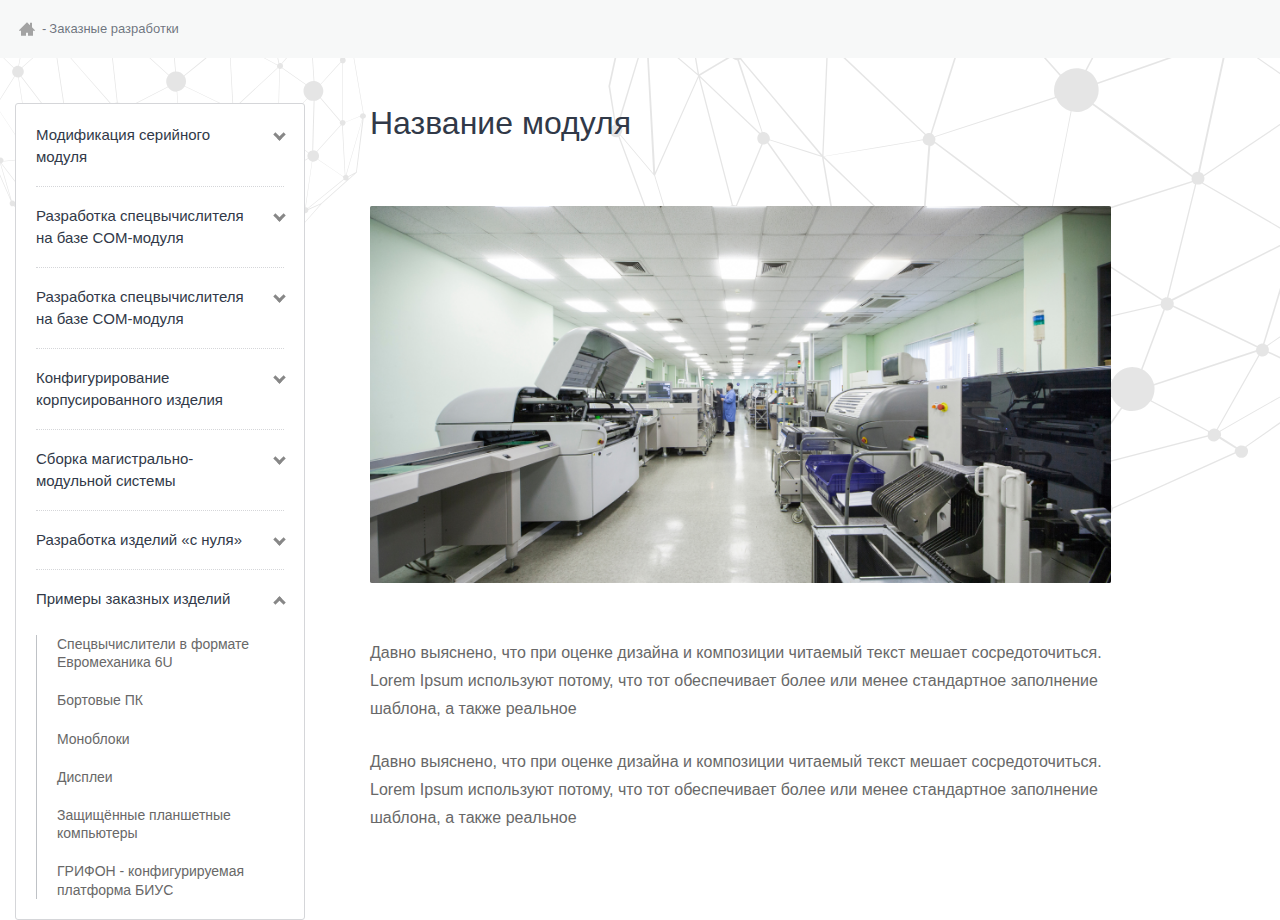
<file: Module and node production - detalka.html>
<!DOCTYPE html>
<html lang="ru-RU">
  <head>
    <meta charset="utf-8">
    <title></title><!--[if IE]>
    <meta http-equiv="X-UA-Compatible" content="IE = edge"><![endif]-->
    <meta name="viewport" content="width=device-width,initial-scale=1">
    <meta name="keywords" content="">
    <link rel="stylesheet" type="text/css" href="static/css/main.css"><!--[if lt IE 9]>
    <script src="http://cdnjs.cloudflare.com/ajax/libs/html5shiv/3.7.2/html5shiv.min.js"></script><![endif]-->
  </head>
  <body>
    <div class="wrapper">
      <div class="content">
        <div class="sfera-one"></div>
        <div class="sfera-two"></div>
        <div class="breadCrumbs">
          <div class="container">
            <ul class="breadCrumbs__list">
              <li class="breadCrumbs__list--item"><a class="breadCrumbs__item--linkHome" href="#">
                  <div class="item__linkHome--wrapper"><svg width="16" height="16" viewBox="0 0 16 16" fill="none" xmlns="http://www.w3.org/2000/svg">
<path class="home__icon" d="M16 9.25L13 6.25V1.75H11V4.25L8 1.25L0 9.25V9.75H2V14.75H7V11.75H9V14.75H14V9.75H16V9.25Z" fill="#A3A3A3"/>
</svg>

                  </div></a></li>
              <li class="breadCrumbs__list--item"><a class="breadCrumbs__item--link breadCrumbs__item--linkActive" href="#"><span>-</span>Заказные разработки</a></li>
            </ul>
          </div>
        </div>
        <div class="container">
          <div class="row">
            <div class="col-xl-3 col-lg-3 col-md-3">
              <aside class="auxiliary__menu">
                <nav class="auxiliary__menu--nav">
                  <ul class="auxiliary__list">
                    <li class="auxiliary__list--item">
                      <input class="auxiliary__item--checked" type="checkbox" checked=""><i class="auxiliary__item--arrow"></i><a class="auxiliary__item--title" href="#">Модификация серийного модуля </a>
                      <ul class="auxiliary__listSt2">
                        <li class="auxiliary__listSt2--item"><a class="auxiliary__listSt2--link" href="#">Тестовый текст</a></li>
                        <li class="auxiliary__listSt2--item"><a class="auxiliary__listSt2--link" href="#">Тестовый текст</a></li>
                        <li class="auxiliary__listSt2--item"><a class="auxiliary__listSt2--link" href="#">Тестовый текст</a></li>
                      </ul>
                    </li>
                    <li class="auxiliary__list--item">
                      <input class="auxiliary__item--checked" type="checkbox" checked=""><i class="auxiliary__item--arrow"></i><a class="auxiliary__item--title" href="">Разработка спецвычислителя на базе COM-модуля</a>
                      <ul class="auxiliary__listSt2">
                        <li class="auxiliary__listSt2--item"><a class="auxiliary__listSt2--link" href="#">Тестовый текст</a></li>
                        <li class="auxiliary__listSt2--item"><a class="auxiliary__listSt2--link" href="#">Тестовый текст</a></li>
                        <li class="auxiliary__listSt2--item"><a class="auxiliary__listSt2--link" href="#">Тестовый текст</a></li>
                      </ul>
                    </li>
                    <li class="auxiliary__list--item">
                      <input class="auxiliary__item--checked" type="checkbox" checked=""><i class="auxiliary__item--arrow"></i><a class="auxiliary__item--title" href="">Разработка спецвычислителя на базе COM-модуля</a>
                      <ul class="auxiliary__listSt2">
                        <li class="auxiliary__listSt2--item"><a class="auxiliary__listSt2--link" href="#">Тестовый текст</a></li>
                        <li class="auxiliary__listSt2--item"><a class="auxiliary__listSt2--link" href="#">Тестовый текст</a></li>
                        <li class="auxiliary__listSt2--item"><a class="auxiliary__listSt2--link" href="#">Тестовый текст</a></li>
                      </ul>
                    </li>
                    <li class="auxiliary__list--item">
                      <input class="auxiliary__item--checked" type="checkbox" checked=""><i class="auxiliary__item--arrow"></i><a class="auxiliary__item--title" href="">Конфигурирование корпусированного изделия</a>
                      <ul class="auxiliary__listSt2">
                        <li class="auxiliary__listSt2--item"><a class="auxiliary__listSt2--link" href="#">Тестовый текст</a></li>
                        <li class="auxiliary__listSt2--item"><a class="auxiliary__listSt2--link" href="#">Тестовый текст</a></li>
                        <li class="auxiliary__listSt2--item"><a class="auxiliary__listSt2--link" href="#">Тестовый текст</a></li>
                        <li class="auxiliary__listSt2--item"><a class="auxiliary__listSt2--link" href="#">Тестовый текст</a></li>
                      </ul>
                    </li>
                    <li class="auxiliary__list--item">
                      <input class="auxiliary__item--checked" type="checkbox" checked=""><i class="auxiliary__item--arrow"></i><a class="auxiliary__item--title" href="">Сборка магистрально-модульной системы </a>
                      <ul class="auxiliary__listSt2">
                        <li class="auxiliary__listSt2--item"><a class="auxiliary__listSt2--link" href="#">Тестовый текст</a></li>
                        <li class="auxiliary__listSt2--item"><a class="auxiliary__listSt2--link" href="#">Тестовый текст</a></li>
                        <li class="auxiliary__listSt2--item"><a class="auxiliary__listSt2--link" href="#">Тестовый текст</a></li>
                        <li class="auxiliary__listSt2--item"><a class="auxiliary__listSt2--link" href="#">Тестовый текст</a></li>
                      </ul>
                    </li>
                    <li class="auxiliary__list--item">
                      <input class="auxiliary__item--checked" type="checkbox" checked=""><i class="auxiliary__item--arrow"></i><a class="auxiliary__item--title" href="">Разработка изделий «с нуля» </a>
                      <ul class="auxiliary__listSt2">
                        <li class="auxiliary__listSt2--item"><a class="auxiliary__listSt2--link" href="#">Тестовый текст</a></li>
                        <li class="auxiliary__listSt2--item"><a class="auxiliary__listSt2--link" href="#">Тестовый текст</a></li>
                        <li class="auxiliary__listSt2--item"><a class="auxiliary__listSt2--link" href="#">Тестовый текст</a></li>
                        <li class="auxiliary__listSt2--item"><a class="auxiliary__listSt2--link" href="#">Тестовый текст</a></li>
                      </ul>
                    </li>
                    <li class="auxiliary__list--item">
                      <input class="auxiliary__item--checked" type="checkbox"><i class="auxiliary__item--arrow"></i><a class="auxiliary__item--title" href="sample_custom_products.html">Примеры заказных изделий</a>
                      <ul class="auxiliary__listSt2">
                        <li class="auxiliary__listSt2--item"><a class="auxiliary__listSt2--link" href="Special calculators in Euromechanics 6U format.html">Спецвычислители в формате Евромеханика 6U</a></li>
                        <li class="auxiliary__listSt2--item"><a class="auxiliary__listSt2--link" href="#">Бортовые ПК</a></li>
                        <li class="auxiliary__listSt2--item"><a class="auxiliary__listSt2--link" href="#">Моноблоки</a></li>
                        <li class="auxiliary__listSt2--item"><a class="auxiliary__listSt2--link" href="#">Дисплеи</a></li>
                        <li class="auxiliary__listSt2--item"><a class="auxiliary__listSt2--link" href="">Защищённые планшетные компьютеры</a></li>
                        <li class="auxiliary__listSt2--item"><a class="auxiliary__listSt2--link" href="">ГРИФОН - конфигурируемая платформа БИУС</a></li>
                      </ul>
                    </li>
                  </ul>
                </nav>
              </aside>
            </div>
            <div class="col-xl-9 contant__right">
              <h1 class="contant__right--title">Название модуля</h1>
              <div class="row">
                <div class="col-xl-10 col-lg-12">
                  <div class="ModuleAndNodeProductionDetailed__wrapper"><img class="ModuleAndNodeProductionDetailed__wrapper--img" src="./static/img/general/ModuleAndNodeProductionDetailed-img-1.png" alt=""></div>
                  <p class="text-p">Давно выяснено,  что при оценке дизайна и композиции читаемый текст мешает сосредоточиться. Lorem Ipsum используют потому, что тот обеспечивает более или менее стандартное заполнение шаблона, а также реальное </p>
                  <p class="text-p">Давно выяснено,  что при оценке дизайна и композиции читаемый текст мешает сосредоточиться. Lorem Ipsum используют потому, что тот обеспечивает более или менее стандартное заполнение шаблона, а также реальное </p>
                </div>
              </div>
            </div>
          </div>
        </div>
      </div>
    </div>
    <script src="static/js/jquery.js"></script>
    <script src="static/js/owl.carousel.min.js"></script>
    <script src="static/js/jquery.fancybox.min.js"></script>
    <script src="static/js/libs.min.js"></script>
    <script src="static/js/main.js"></script>
  </body>
</html>
</file>
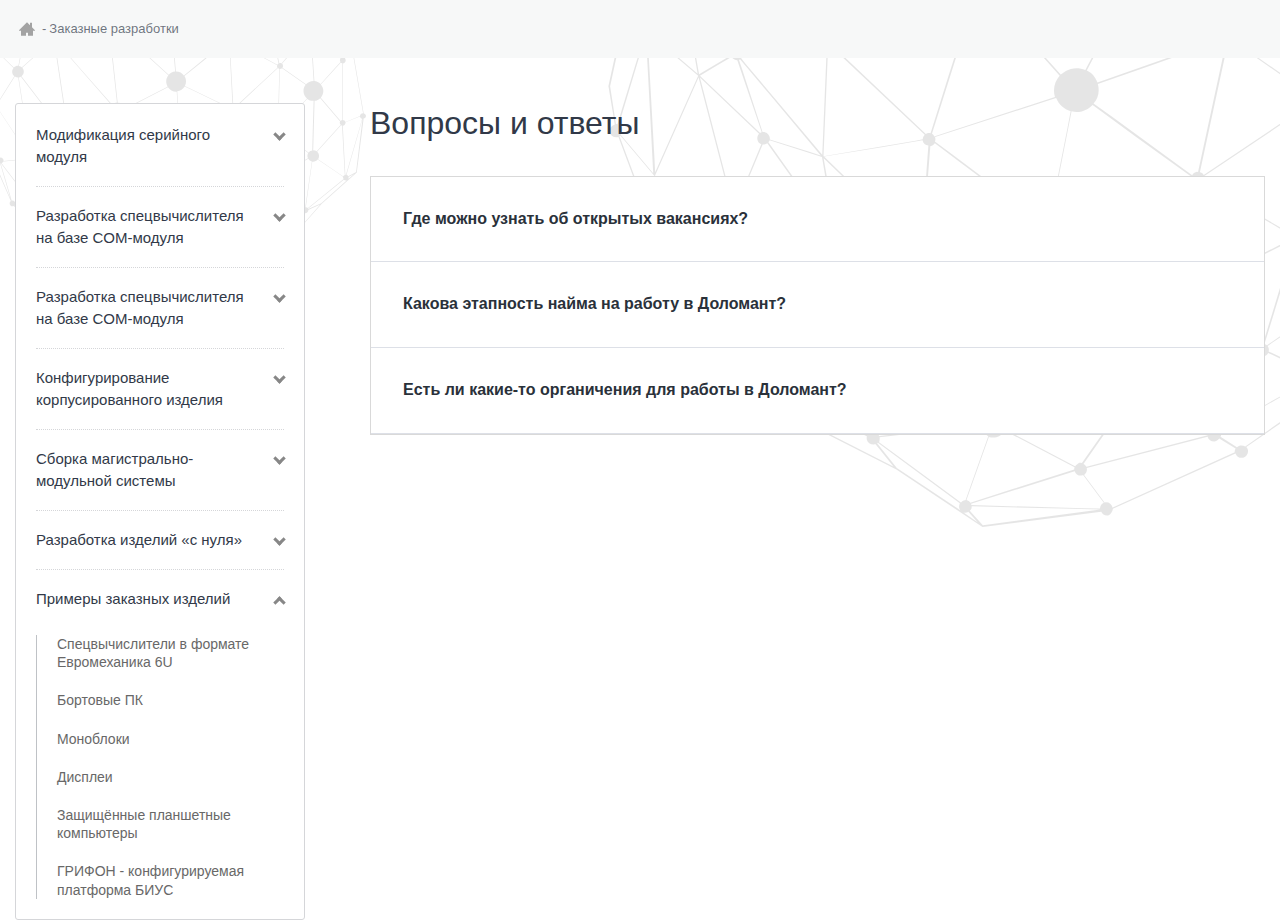
<file: Questions and answers.html>
<!DOCTYPE html>
<html lang="ru-RU">
  <head>
    <meta charset="utf-8">
    <title></title><!--[if IE]>
    <meta http-equiv="X-UA-Compatible" content="IE = edge"><![endif]-->
    <meta name="viewport" content="width=device-width,initial-scale=1">
    <meta name="keywords" content="">
    <link rel="stylesheet" type="text/css" href="static/css/main.css"><!--[if lt IE 9]>
    <script src="http://cdnjs.cloudflare.com/ajax/libs/html5shiv/3.7.2/html5shiv.min.js"></script><![endif]-->
  </head>
  <body>
    <div class="wrapper">
      <div class="content">
        <div class="sfera-one"></div>
        <div class="sfera-two"></div>
        <div class="breadCrumbs">
          <div class="container">
            <ul class="breadCrumbs__list">
              <li class="breadCrumbs__list--item"><a class="breadCrumbs__item--linkHome" href="#">
                  <div class="item__linkHome--wrapper"><svg width="16" height="16" viewBox="0 0 16 16" fill="none" xmlns="http://www.w3.org/2000/svg">
<path class="home__icon" d="M16 9.25L13 6.25V1.75H11V4.25L8 1.25L0 9.25V9.75H2V14.75H7V11.75H9V14.75H14V9.75H16V9.25Z" fill="#A3A3A3"/>
</svg>

                  </div></a></li>
              <li class="breadCrumbs__list--item"><a class="breadCrumbs__item--link breadCrumbs__item--linkActive" href="#"><span>-</span>Заказные разработки</a></li>
            </ul>
          </div>
        </div>
        <div class="container">
          <div class="row">
            <div class="col-xl-3 col-lg-3 col-md-3">
              <aside class="auxiliary__menu">
                <nav class="auxiliary__menu--nav">
                  <ul class="auxiliary__list">
                    <li class="auxiliary__list--item">
                      <input class="auxiliary__item--checked" type="checkbox" checked=""><i class="auxiliary__item--arrow"></i><a class="auxiliary__item--title" href="#">Модификация серийного модуля </a>
                      <ul class="auxiliary__listSt2">
                        <li class="auxiliary__listSt2--item"><a class="auxiliary__listSt2--link" href="#">Тестовый текст</a></li>
                        <li class="auxiliary__listSt2--item"><a class="auxiliary__listSt2--link" href="#">Тестовый текст</a></li>
                        <li class="auxiliary__listSt2--item"><a class="auxiliary__listSt2--link" href="#">Тестовый текст</a></li>
                      </ul>
                    </li>
                    <li class="auxiliary__list--item">
                      <input class="auxiliary__item--checked" type="checkbox" checked=""><i class="auxiliary__item--arrow"></i><a class="auxiliary__item--title" href="">Разработка спецвычислителя на базе COM-модуля</a>
                      <ul class="auxiliary__listSt2">
                        <li class="auxiliary__listSt2--item"><a class="auxiliary__listSt2--link" href="#">Тестовый текст</a></li>
                        <li class="auxiliary__listSt2--item"><a class="auxiliary__listSt2--link" href="#">Тестовый текст</a></li>
                        <li class="auxiliary__listSt2--item"><a class="auxiliary__listSt2--link" href="#">Тестовый текст</a></li>
                      </ul>
                    </li>
                    <li class="auxiliary__list--item">
                      <input class="auxiliary__item--checked" type="checkbox" checked=""><i class="auxiliary__item--arrow"></i><a class="auxiliary__item--title" href="">Разработка спецвычислителя на базе COM-модуля</a>
                      <ul class="auxiliary__listSt2">
                        <li class="auxiliary__listSt2--item"><a class="auxiliary__listSt2--link" href="#">Тестовый текст</a></li>
                        <li class="auxiliary__listSt2--item"><a class="auxiliary__listSt2--link" href="#">Тестовый текст</a></li>
                        <li class="auxiliary__listSt2--item"><a class="auxiliary__listSt2--link" href="#">Тестовый текст</a></li>
                      </ul>
                    </li>
                    <li class="auxiliary__list--item">
                      <input class="auxiliary__item--checked" type="checkbox" checked=""><i class="auxiliary__item--arrow"></i><a class="auxiliary__item--title" href="">Конфигурирование корпусированного изделия</a>
                      <ul class="auxiliary__listSt2">
                        <li class="auxiliary__listSt2--item"><a class="auxiliary__listSt2--link" href="#">Тестовый текст</a></li>
                        <li class="auxiliary__listSt2--item"><a class="auxiliary__listSt2--link" href="#">Тестовый текст</a></li>
                        <li class="auxiliary__listSt2--item"><a class="auxiliary__listSt2--link" href="#">Тестовый текст</a></li>
                        <li class="auxiliary__listSt2--item"><a class="auxiliary__listSt2--link" href="#">Тестовый текст</a></li>
                      </ul>
                    </li>
                    <li class="auxiliary__list--item">
                      <input class="auxiliary__item--checked" type="checkbox" checked=""><i class="auxiliary__item--arrow"></i><a class="auxiliary__item--title" href="">Сборка магистрально-модульной системы </a>
                      <ul class="auxiliary__listSt2">
                        <li class="auxiliary__listSt2--item"><a class="auxiliary__listSt2--link" href="#">Тестовый текст</a></li>
                        <li class="auxiliary__listSt2--item"><a class="auxiliary__listSt2--link" href="#">Тестовый текст</a></li>
                        <li class="auxiliary__listSt2--item"><a class="auxiliary__listSt2--link" href="#">Тестовый текст</a></li>
                        <li class="auxiliary__listSt2--item"><a class="auxiliary__listSt2--link" href="#">Тестовый текст</a></li>
                      </ul>
                    </li>
                    <li class="auxiliary__list--item">
                      <input class="auxiliary__item--checked" type="checkbox" checked=""><i class="auxiliary__item--arrow"></i><a class="auxiliary__item--title" href="">Разработка изделий «с нуля» </a>
                      <ul class="auxiliary__listSt2">
                        <li class="auxiliary__listSt2--item"><a class="auxiliary__listSt2--link" href="#">Тестовый текст</a></li>
                        <li class="auxiliary__listSt2--item"><a class="auxiliary__listSt2--link" href="#">Тестовый текст</a></li>
                        <li class="auxiliary__listSt2--item"><a class="auxiliary__listSt2--link" href="#">Тестовый текст</a></li>
                        <li class="auxiliary__listSt2--item"><a class="auxiliary__listSt2--link" href="#">Тестовый текст</a></li>
                      </ul>
                    </li>
                    <li class="auxiliary__list--item">
                      <input class="auxiliary__item--checked" type="checkbox"><i class="auxiliary__item--arrow"></i><a class="auxiliary__item--title" href="sample_custom_products.html">Примеры заказных изделий</a>
                      <ul class="auxiliary__listSt2">
                        <li class="auxiliary__listSt2--item"><a class="auxiliary__listSt2--link" href="Special calculators in Euromechanics 6U format.html">Спецвычислители в формате Евромеханика 6U</a></li>
                        <li class="auxiliary__listSt2--item"><a class="auxiliary__listSt2--link" href="#">Бортовые ПК</a></li>
                        <li class="auxiliary__listSt2--item"><a class="auxiliary__listSt2--link" href="#">Моноблоки</a></li>
                        <li class="auxiliary__listSt2--item"><a class="auxiliary__listSt2--link" href="#">Дисплеи</a></li>
                        <li class="auxiliary__listSt2--item"><a class="auxiliary__listSt2--link" href="">Защищённые планшетные компьютеры</a></li>
                        <li class="auxiliary__listSt2--item"><a class="auxiliary__listSt2--link" href="">ГРИФОН - конфигурируемая платформа БИУС</a></li>
                      </ul>
                    </li>
                  </ul>
                </nav>
              </aside>
            </div>
            <div class="col-xl-9 contant__right">
              <h1 class="contant__right--title">Вопросы и ответы</h1>
              <section class="question">
                <div class="accordion">
                  <div class="accordion-header">Где можно узнать об открытых вакансиях?</div>
                  <div class="accordion-content">
                    <div class="accordion-content--title">Ответ</div>
                    <div class="text-p">Давно выяснено, что при оценке дизайна и композиции читаемый текст мешает сосредоточиться. Lorem Ipsum используют потому, что тот обеспечивает более или менее стандартное заполнение шаблона, а также реальное распределение букв и пробелов в абзацах, которое не получается при простой дубликации</div>
                  </div>
                  <div class="accordion-header">Какова этапность найма на работу в Доломант?</div>
                  <div class="accordion-content">
                    <div class="accordion-content--title">Ответ</div>
                    <div class="text-p">Nemo enim ipsam voluptatem quia voluptas sit aspernatur</div>
                  </div>
                  <div class="accordion-header">Есть ли какие-то органичения для работы в Доломант?</div>
                  <div class="accordion-content">
                    <div class="accordion-content--title">Ответ</div>
                    <div class="text-p">Nemo enim ipsam voluptatem quia voluptas sit aspernatur</div>
                  </div>
                </div>
              </section>
            </div>
          </div>
        </div>
      </div>
    </div>
    <script src="static/js/jquery.js"></script>
    <script src="static/js/owl.carousel.min.js"></script>
    <script src="static/js/jquery.fancybox.min.js"></script>
    <script src="static/js/libs.min.js"></script>
    <script src="static/js/main.js"></script>
  </body>
</html>
</file>
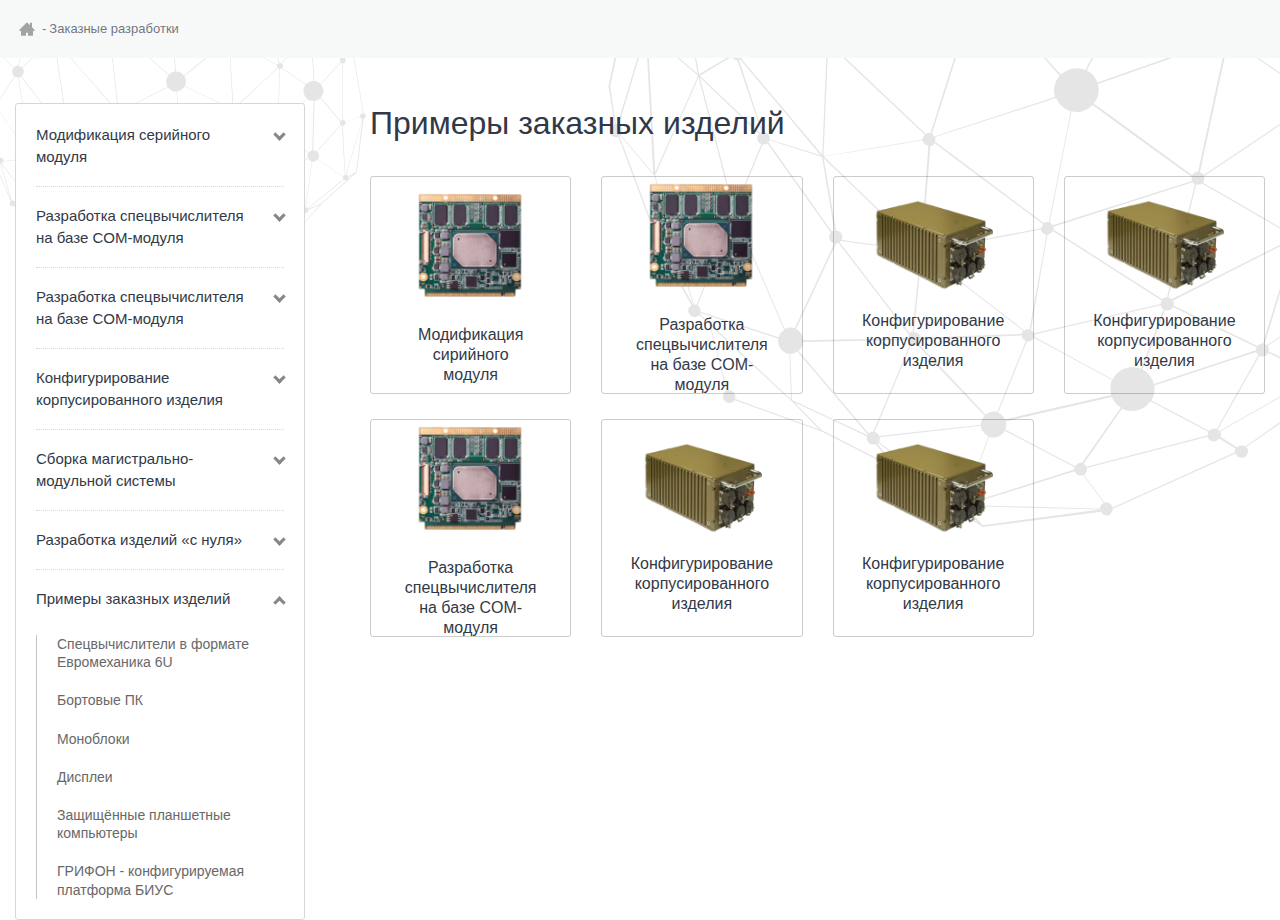
<file: sample_custom_products.html>
<!DOCTYPE html>
<html lang="ru-RU">
  <head>
    <meta charset="utf-8">
    <title></title><!--[if IE]>
    <meta http-equiv="X-UA-Compatible" content="IE = edge"><![endif]-->
    <meta name="viewport" content="width=device-width,initial-scale=1">
    <meta name="keywords" content="">
    <link rel="stylesheet" type="text/css" href="static/css/main.css"><!--[if lt IE 9]>
    <script src="http://cdnjs.cloudflare.com/ajax/libs/html5shiv/3.7.2/html5shiv.min.js"></script><![endif]-->
  </head>
  <body>
    <div class="wrapper">
      <div class="content">
        <div class="sfera-one"></div>
        <div class="sfera-two"></div>
        <div class="breadCrumbs">
          <div class="container">
            <ul class="breadCrumbs__list">
              <li class="breadCrumbs__list--item"><a class="breadCrumbs__item--linkHome" href="#">
                  <div class="item__linkHome--wrapper"><svg width="16" height="16" viewBox="0 0 16 16" fill="none" xmlns="http://www.w3.org/2000/svg">
<path class="home__icon" d="M16 9.25L13 6.25V1.75H11V4.25L8 1.25L0 9.25V9.75H2V14.75H7V11.75H9V14.75H14V9.75H16V9.25Z" fill="#A3A3A3"/>
</svg>

                  </div></a></li>
              <li class="breadCrumbs__list--item"><a class="breadCrumbs__item--link breadCrumbs__item--linkActive" href="#"><span>-</span>Заказные разработки</a></li>
            </ul>
          </div>
        </div>
        <div class="container">
          <div class="row">
            <div class="col-xl-3 col-lg-3 col-md-3">
              <aside class="auxiliary__menu">
                <nav class="auxiliary__menu--nav">
                  <ul class="auxiliary__list">
                    <li class="auxiliary__list--item">
                      <input class="auxiliary__item--checked" type="checkbox" checked=""><i class="auxiliary__item--arrow"></i><a class="auxiliary__item--title" href="#">Модификация серийного модуля </a>
                      <ul class="auxiliary__listSt2">
                        <li class="auxiliary__listSt2--item"><a class="auxiliary__listSt2--link" href="#">Тестовый текст</a></li>
                        <li class="auxiliary__listSt2--item"><a class="auxiliary__listSt2--link" href="#">Тестовый текст</a></li>
                        <li class="auxiliary__listSt2--item"><a class="auxiliary__listSt2--link" href="#">Тестовый текст</a></li>
                      </ul>
                    </li>
                    <li class="auxiliary__list--item">
                      <input class="auxiliary__item--checked" type="checkbox" checked=""><i class="auxiliary__item--arrow"></i><a class="auxiliary__item--title" href="">Разработка спецвычислителя на базе COM-модуля</a>
                      <ul class="auxiliary__listSt2">
                        <li class="auxiliary__listSt2--item"><a class="auxiliary__listSt2--link" href="#">Тестовый текст</a></li>
                        <li class="auxiliary__listSt2--item"><a class="auxiliary__listSt2--link" href="#">Тестовый текст</a></li>
                        <li class="auxiliary__listSt2--item"><a class="auxiliary__listSt2--link" href="#">Тестовый текст</a></li>
                      </ul>
                    </li>
                    <li class="auxiliary__list--item">
                      <input class="auxiliary__item--checked" type="checkbox" checked=""><i class="auxiliary__item--arrow"></i><a class="auxiliary__item--title" href="">Разработка спецвычислителя на базе COM-модуля</a>
                      <ul class="auxiliary__listSt2">
                        <li class="auxiliary__listSt2--item"><a class="auxiliary__listSt2--link" href="#">Тестовый текст</a></li>
                        <li class="auxiliary__listSt2--item"><a class="auxiliary__listSt2--link" href="#">Тестовый текст</a></li>
                        <li class="auxiliary__listSt2--item"><a class="auxiliary__listSt2--link" href="#">Тестовый текст</a></li>
                      </ul>
                    </li>
                    <li class="auxiliary__list--item">
                      <input class="auxiliary__item--checked" type="checkbox" checked=""><i class="auxiliary__item--arrow"></i><a class="auxiliary__item--title" href="">Конфигурирование корпусированного изделия</a>
                      <ul class="auxiliary__listSt2">
                        <li class="auxiliary__listSt2--item"><a class="auxiliary__listSt2--link" href="#">Тестовый текст</a></li>
                        <li class="auxiliary__listSt2--item"><a class="auxiliary__listSt2--link" href="#">Тестовый текст</a></li>
                        <li class="auxiliary__listSt2--item"><a class="auxiliary__listSt2--link" href="#">Тестовый текст</a></li>
                        <li class="auxiliary__listSt2--item"><a class="auxiliary__listSt2--link" href="#">Тестовый текст</a></li>
                      </ul>
                    </li>
                    <li class="auxiliary__list--item">
                      <input class="auxiliary__item--checked" type="checkbox" checked=""><i class="auxiliary__item--arrow"></i><a class="auxiliary__item--title" href="">Сборка магистрально-модульной системы </a>
                      <ul class="auxiliary__listSt2">
                        <li class="auxiliary__listSt2--item"><a class="auxiliary__listSt2--link" href="#">Тестовый текст</a></li>
                        <li class="auxiliary__listSt2--item"><a class="auxiliary__listSt2--link" href="#">Тестовый текст</a></li>
                        <li class="auxiliary__listSt2--item"><a class="auxiliary__listSt2--link" href="#">Тестовый текст</a></li>
                        <li class="auxiliary__listSt2--item"><a class="auxiliary__listSt2--link" href="#">Тестовый текст</a></li>
                      </ul>
                    </li>
                    <li class="auxiliary__list--item">
                      <input class="auxiliary__item--checked" type="checkbox" checked=""><i class="auxiliary__item--arrow"></i><a class="auxiliary__item--title" href="">Разработка изделий «с нуля» </a>
                      <ul class="auxiliary__listSt2">
                        <li class="auxiliary__listSt2--item"><a class="auxiliary__listSt2--link" href="#">Тестовый текст</a></li>
                        <li class="auxiliary__listSt2--item"><a class="auxiliary__listSt2--link" href="#">Тестовый текст</a></li>
                        <li class="auxiliary__listSt2--item"><a class="auxiliary__listSt2--link" href="#">Тестовый текст</a></li>
                        <li class="auxiliary__listSt2--item"><a class="auxiliary__listSt2--link" href="#">Тестовый текст</a></li>
                      </ul>
                    </li>
                    <li class="auxiliary__list--item">
                      <input class="auxiliary__item--checked" type="checkbox"><i class="auxiliary__item--arrow"></i><a class="auxiliary__item--title" href="sample_custom_products.html">Примеры заказных изделий</a>
                      <ul class="auxiliary__listSt2">
                        <li class="auxiliary__listSt2--item"><a class="auxiliary__listSt2--link" href="Special calculators in Euromechanics 6U format.html">Спецвычислители в формате Евромеханика 6U</a></li>
                        <li class="auxiliary__listSt2--item"><a class="auxiliary__listSt2--link" href="#">Бортовые ПК</a></li>
                        <li class="auxiliary__listSt2--item"><a class="auxiliary__listSt2--link" href="#">Моноблоки</a></li>
                        <li class="auxiliary__listSt2--item"><a class="auxiliary__listSt2--link" href="#">Дисплеи</a></li>
                        <li class="auxiliary__listSt2--item"><a class="auxiliary__listSt2--link" href="">Защищённые планшетные компьютеры</a></li>
                        <li class="auxiliary__listSt2--item"><a class="auxiliary__listSt2--link" href="">ГРИФОН - конфигурируемая платформа БИУС</a></li>
                      </ul>
                    </li>
                  </ul>
                </nav>
              </aside>
            </div>
            <div class="col-xl-9 contant__right">
              <h1 class="contant__right--title">Примеры заказных изделий</h1>
              <div class="development__paths--list row">
                <div class="col-xl-3 development__paths--marginBottom">
                  <div class="paths__list--item"><a class="list__item--link" href="">
                      <div class="item__link--wrapper"><img class="link__wrapper--img" src="./static/img/general/test-izdel.png" alt=""></div>
                      <div class="item__link--title">Модификация сирийного модуля</div></a></div>
                </div>
                <div class="col-xl-3 development__paths--marginBottom">
                  <div class="paths__list--item"><a class="list__item--link" href="">
                      <div class="item__link--wrapper"><img class="link__wrapper--img" src="./static/img/general/test-izdel.png" alt=""></div>
                      <div class="item__link--title">Разработка спецвычислителя на базе COM-модуля</div></a></div>
                </div>
                <div class="col-xl-3 development__paths--marginBottom">
                  <div class="paths__list--item"><a class="list__item--link" href="">
                      <div class="item__link--wrapper"><img class="link__wrapper--img" src="./static/img/general/developer-2.png" alt=""></div>
                      <div class="item__link--title">Конфигурирование корпусированного изделия</div></a></div>
                </div>
                <div class="col-xl-3 development__paths--marginBottom">
                  <div class="paths__list--item"><a class="list__item--link" href="">
                      <div class="item__link--wrapper"><img class="link__wrapper--img" src="./static/img/general/developer-2.png" alt=""></div>
                      <div class="item__link--title">Конфигурирование корпусированного изделия</div></a></div>
                </div>
                <div class="col-xl-3 development__paths--marginBottom">
                  <div class="paths__list--item"><a class="list__item--link" href="">
                      <div class="item__link--wrapper"><img class="link__wrapper--img" src="./static/img/general/test-izdel.png" alt=""></div>
                      <div class="item__link--title">Разработка спецвычислителя на базе COM-модуля</div></a></div>
                </div>
                <div class="col-xl-3 development__paths--marginBottom">
                  <div class="paths__list--item"><a class="list__item--link" href="">
                      <div class="item__link--wrapper"><img class="link__wrapper--img" src="./static/img/general/developer-2.png" alt=""></div>
                      <div class="item__link--title">Конфигурирование корпусированного изделия</div></a></div>
                </div>
                <div class="col-xl-3 development__paths--marginBottom">
                  <div class="paths__list--item"><a class="list__item--link" href="">
                      <div class="item__link--wrapper"><img class="link__wrapper--img" src="./static/img/general/developer-2.png" alt=""></div>
                      <div class="item__link--title">Конфигурирование корпусированного изделия</div></a></div>
                </div>
              </div>
            </div>
          </div>
        </div>
      </div>
    </div>
    <script src="static/js/jquery.js"></script>
    <script src="static/js/owl.carousel.min.js"></script>
    <script src="static/js/jquery.fancybox.min.js"></script>
    <script src="static/js/libs.min.js"></script>
    <script src="static/js/main.js"></script>
  </body>
</html>
</file>
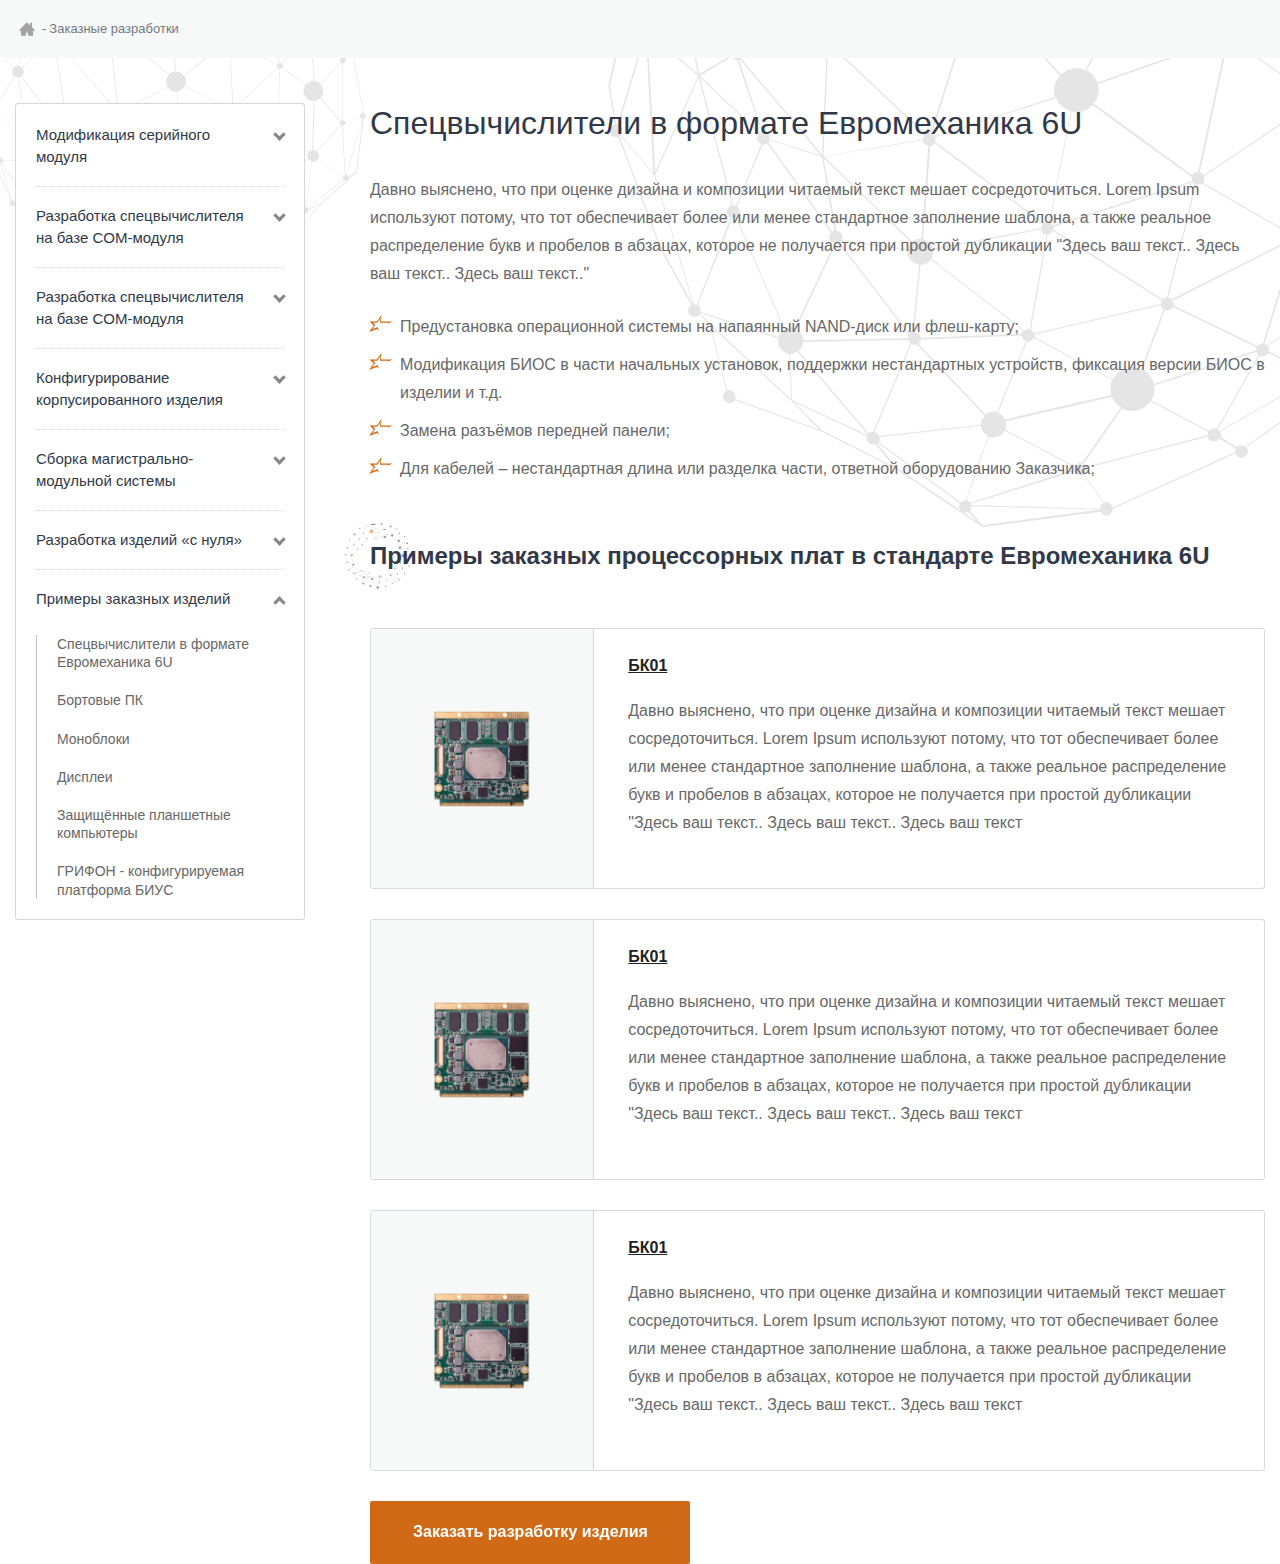
<file: Special calculators in Euromechanics 6U format.html>
<!DOCTYPE html>
<html lang="ru-RU">
  <head>
    <meta charset="utf-8">
    <title></title><!--[if IE]>
    <meta http-equiv="X-UA-Compatible" content="IE = edge"><![endif]-->
    <meta name="viewport" content="width=device-width,initial-scale=1">
    <meta name="keywords" content="">
    <link rel="stylesheet" type="text/css" href="static/css/main.css"><!--[if lt IE 9]>
    <script src="http://cdnjs.cloudflare.com/ajax/libs/html5shiv/3.7.2/html5shiv.min.js"></script><![endif]-->
  </head>
  <body>
    <div class="wrapper">
      <div class="content">
        <div class="sfera-one"></div>
        <div class="sfera-two"></div>
        <div class="breadCrumbs">
          <div class="container">
            <ul class="breadCrumbs__list">
              <li class="breadCrumbs__list--item"><a class="breadCrumbs__item--linkHome" href="#">
                  <div class="item__linkHome--wrapper"><svg width="16" height="16" viewBox="0 0 16 16" fill="none" xmlns="http://www.w3.org/2000/svg">
<path class="home__icon" d="M16 9.25L13 6.25V1.75H11V4.25L8 1.25L0 9.25V9.75H2V14.75H7V11.75H9V14.75H14V9.75H16V9.25Z" fill="#A3A3A3"/>
</svg>

                  </div></a></li>
              <li class="breadCrumbs__list--item"><a class="breadCrumbs__item--link breadCrumbs__item--linkActive" href="#"><span>-</span>Заказные разработки</a></li>
            </ul>
          </div>
        </div>
        <div class="container">
          <div class="row">
            <div class="col-xl-3 col-lg-3 col-md-3">
              <aside class="auxiliary__menu">
                <nav class="auxiliary__menu--nav">
                  <ul class="auxiliary__list">
                    <li class="auxiliary__list--item">
                      <input class="auxiliary__item--checked" type="checkbox" checked=""><i class="auxiliary__item--arrow"></i><a class="auxiliary__item--title" href="#">Модификация серийного модуля </a>
                      <ul class="auxiliary__listSt2">
                        <li class="auxiliary__listSt2--item"><a class="auxiliary__listSt2--link" href="#">Тестовый текст</a></li>
                        <li class="auxiliary__listSt2--item"><a class="auxiliary__listSt2--link" href="#">Тестовый текст</a></li>
                        <li class="auxiliary__listSt2--item"><a class="auxiliary__listSt2--link" href="#">Тестовый текст</a></li>
                      </ul>
                    </li>
                    <li class="auxiliary__list--item">
                      <input class="auxiliary__item--checked" type="checkbox" checked=""><i class="auxiliary__item--arrow"></i><a class="auxiliary__item--title" href="">Разработка спецвычислителя на базе COM-модуля</a>
                      <ul class="auxiliary__listSt2">
                        <li class="auxiliary__listSt2--item"><a class="auxiliary__listSt2--link" href="#">Тестовый текст</a></li>
                        <li class="auxiliary__listSt2--item"><a class="auxiliary__listSt2--link" href="#">Тестовый текст</a></li>
                        <li class="auxiliary__listSt2--item"><a class="auxiliary__listSt2--link" href="#">Тестовый текст</a></li>
                      </ul>
                    </li>
                    <li class="auxiliary__list--item">
                      <input class="auxiliary__item--checked" type="checkbox" checked=""><i class="auxiliary__item--arrow"></i><a class="auxiliary__item--title" href="">Разработка спецвычислителя на базе COM-модуля</a>
                      <ul class="auxiliary__listSt2">
                        <li class="auxiliary__listSt2--item"><a class="auxiliary__listSt2--link" href="#">Тестовый текст</a></li>
                        <li class="auxiliary__listSt2--item"><a class="auxiliary__listSt2--link" href="#">Тестовый текст</a></li>
                        <li class="auxiliary__listSt2--item"><a class="auxiliary__listSt2--link" href="#">Тестовый текст</a></li>
                      </ul>
                    </li>
                    <li class="auxiliary__list--item">
                      <input class="auxiliary__item--checked" type="checkbox" checked=""><i class="auxiliary__item--arrow"></i><a class="auxiliary__item--title" href="">Конфигурирование корпусированного изделия</a>
                      <ul class="auxiliary__listSt2">
                        <li class="auxiliary__listSt2--item"><a class="auxiliary__listSt2--link" href="#">Тестовый текст</a></li>
                        <li class="auxiliary__listSt2--item"><a class="auxiliary__listSt2--link" href="#">Тестовый текст</a></li>
                        <li class="auxiliary__listSt2--item"><a class="auxiliary__listSt2--link" href="#">Тестовый текст</a></li>
                        <li class="auxiliary__listSt2--item"><a class="auxiliary__listSt2--link" href="#">Тестовый текст</a></li>
                      </ul>
                    </li>
                    <li class="auxiliary__list--item">
                      <input class="auxiliary__item--checked" type="checkbox" checked=""><i class="auxiliary__item--arrow"></i><a class="auxiliary__item--title" href="">Сборка магистрально-модульной системы </a>
                      <ul class="auxiliary__listSt2">
                        <li class="auxiliary__listSt2--item"><a class="auxiliary__listSt2--link" href="#">Тестовый текст</a></li>
                        <li class="auxiliary__listSt2--item"><a class="auxiliary__listSt2--link" href="#">Тестовый текст</a></li>
                        <li class="auxiliary__listSt2--item"><a class="auxiliary__listSt2--link" href="#">Тестовый текст</a></li>
                        <li class="auxiliary__listSt2--item"><a class="auxiliary__listSt2--link" href="#">Тестовый текст</a></li>
                      </ul>
                    </li>
                    <li class="auxiliary__list--item">
                      <input class="auxiliary__item--checked" type="checkbox" checked=""><i class="auxiliary__item--arrow"></i><a class="auxiliary__item--title" href="">Разработка изделий «с нуля» </a>
                      <ul class="auxiliary__listSt2">
                        <li class="auxiliary__listSt2--item"><a class="auxiliary__listSt2--link" href="#">Тестовый текст</a></li>
                        <li class="auxiliary__listSt2--item"><a class="auxiliary__listSt2--link" href="#">Тестовый текст</a></li>
                        <li class="auxiliary__listSt2--item"><a class="auxiliary__listSt2--link" href="#">Тестовый текст</a></li>
                        <li class="auxiliary__listSt2--item"><a class="auxiliary__listSt2--link" href="#">Тестовый текст</a></li>
                      </ul>
                    </li>
                    <li class="auxiliary__list--item">
                      <input class="auxiliary__item--checked" type="checkbox"><i class="auxiliary__item--arrow"></i><a class="auxiliary__item--title" href="sample_custom_products.html">Примеры заказных изделий</a>
                      <ul class="auxiliary__listSt2">
                        <li class="auxiliary__listSt2--item"><a class="auxiliary__listSt2--link" href="Special calculators in Euromechanics 6U format.html">Спецвычислители в формате Евромеханика 6U</a></li>
                        <li class="auxiliary__listSt2--item"><a class="auxiliary__listSt2--link" href="#">Бортовые ПК</a></li>
                        <li class="auxiliary__listSt2--item"><a class="auxiliary__listSt2--link" href="#">Моноблоки</a></li>
                        <li class="auxiliary__listSt2--item"><a class="auxiliary__listSt2--link" href="#">Дисплеи</a></li>
                        <li class="auxiliary__listSt2--item"><a class="auxiliary__listSt2--link" href="">Защищённые планшетные компьютеры</a></li>
                        <li class="auxiliary__listSt2--item"><a class="auxiliary__listSt2--link" href="">ГРИФОН - конфигурируемая платформа БИУС</a></li>
                      </ul>
                    </li>
                  </ul>
                </nav>
              </aside>
            </div>
            <div class="col-xl-9 contant__right">
              <h1 class="contant__right--title">Спецвычислители в формате Евромеханика 6U</h1>
              <section class="infoBlock"> 
                <p class="text-p">Давно выяснено, что при оценке дизайна и композиции читаемый текст мешает сосредоточиться. Lorem Ipsum используют потому, что тот обеспечивает более или менее стандартное заполнение шаблона, а также реальное распределение букв и пробелов в абзацах, которое не получается при простой дубликации "Здесь ваш текст.. Здесь ваш текст.. Здесь ваш текст.." </p>
                <div class="list">
                  <ul>
                    <li>Предустановка операционной системы на напаянный  NAND-диск или флеш-карту;</li>
                    <li>Модификация БИОС в части начальных установок, поддержки нестандартных устройств, фиксация версии БИОС в изделии и т.д.</li>
                    <li>Замена разъёмов передней панели;</li>
                    <li>Для кабелей – нестандартная длина или разделка части, ответной оборудованию Заказчика;</li>
                  </ul>
                </div>
              </section>
              <div class="title__internal">Примеры заказных процессорных плат в стандарте Евромеханика 6U</div>
              <section class="processorBoards">
                <ul class="processorBoards__list">
                  <li class="processorBoards__list--item"><a class="processorBoards__item--link" href="BK01.html">
                      <div class="processorBoards__link--wrapper"><img class="processorBoards__wrapper--img" src="./static/img/general/test-izdel.png" alt=""></div>
                      <div class="processorBoards__link--info">
                        <div class="processorBoards__info--title">БК01</div>
                        <div class="processorBoards__info--description text-p">Давно выяснено, что при оценке дизайна и композиции читаемый текст мешает сосредоточиться. Lorem Ipsum используют потому, что тот обеспечивает более или менее стандартное заполнение шаблона, а также реальное распределение букв и пробелов в абзацах, которое не получается при простой дубликации "Здесь ваш текст.. Здесь ваш текст.. Здесь ваш текст</div>
                      </div></a></li>
                  <li class="processorBoards__list--item"><a class="processorBoards__item--link" href="BK01.html">
                      <div class="processorBoards__link--wrapper"><img class="processorBoards__wrapper--img" src="./static/img/general/test-izdel.png" alt=""></div>
                      <div class="processorBoards__link--info">
                        <div class="processorBoards__info--title">БК01</div>
                        <div class="processorBoards__info--description text-p">Давно выяснено, что при оценке дизайна и композиции читаемый текст мешает сосредоточиться. Lorem Ipsum используют потому, что тот обеспечивает более или менее стандартное заполнение шаблона, а также реальное распределение букв и пробелов в абзацах, которое не получается при простой дубликации "Здесь ваш текст.. Здесь ваш текст.. Здесь ваш текст</div>
                      </div></a></li>
                  <li class="processorBoards__list--item"><a class="processorBoards__item--link" href="BK01.html">
                      <div class="processorBoards__link--wrapper"><img class="processorBoards__wrapper--img" src="./static/img/general/test-izdel.png" alt=""></div>
                      <div class="processorBoards__link--info">
                        <div class="processorBoards__info--title">БК01</div>
                        <div class="processorBoards__info--description text-p">Давно выяснено, что при оценке дизайна и композиции читаемый текст мешает сосредоточиться. Lorem Ipsum используют потому, что тот обеспечивает более или менее стандартное заполнение шаблона, а также реальное распределение букв и пробелов в абзацах, которое не получается при простой дубликации "Здесь ваш текст.. Здесь ваш текст.. Здесь ваш текст</div>
                      </div></a></li>
                </ul>
              </section>
              <div class="row">
                <div class="col-xl-4">
                  <button class="btn btn-reverse btn-arrow form__apply--button"><span>Заказать разработку изделия<img class="apply__button--icon" src="./static/img/general/arrow__button.svg" alt=""></span></button>
                </div>
              </div>
            </div>
          </div>
        </div>
      </div>
    </div>
    <script src="static/js/jquery.js"></script>
    <script src="static/js/owl.carousel.min.js"></script>
    <script src="static/js/jquery.fancybox.min.js"></script>
    <script src="static/js/libs.min.js"></script>
    <script src="static/js/main.js"></script>
  </body>
</html>
</file>
